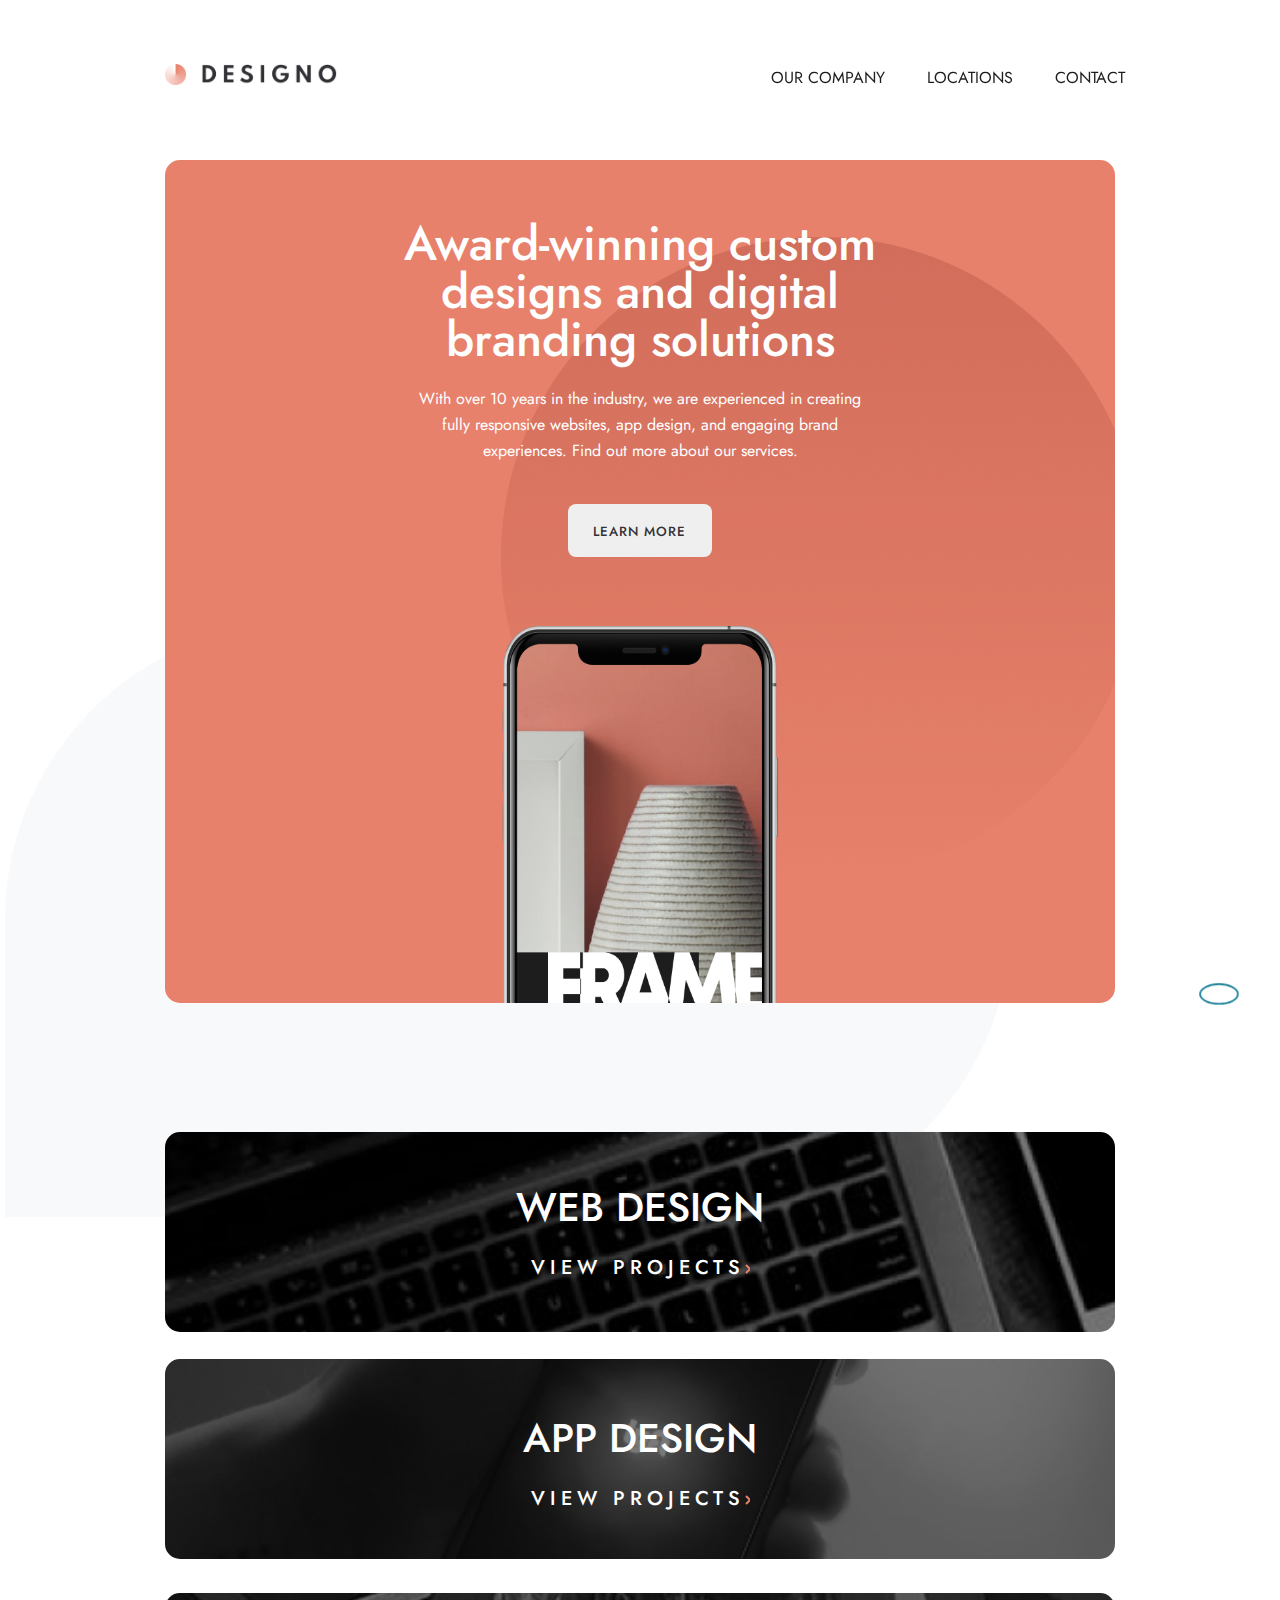
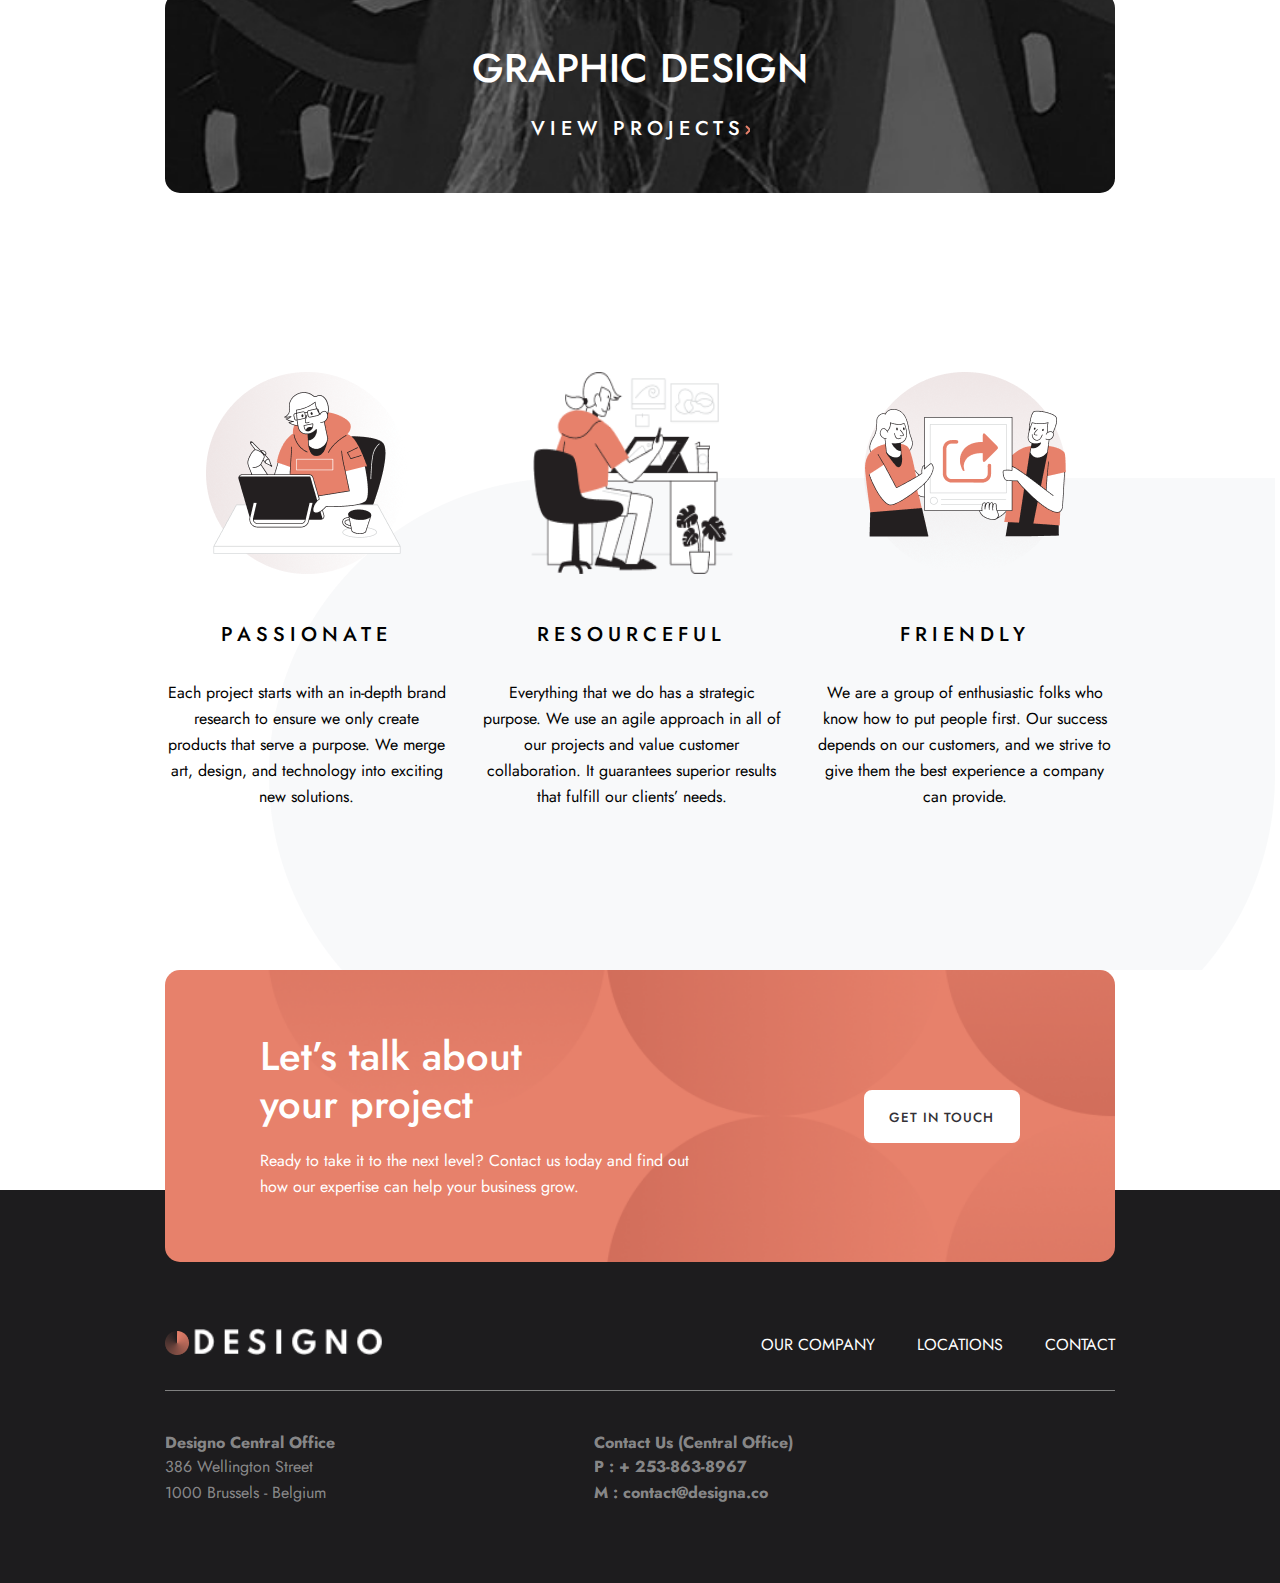
<file: index.html>
<!DOCTYPE html>
<html lang="en">
    <head>
        <meta charset="UTF-8" />
        <meta http-equiv="X-UA-Compatible" content="IE=edge" />
        <meta name="viewport" content="width=device-width, initial-scale=1.0" />
        <meta name="description" content="With over 10 years in the industry, we are experienced in creating fully responsive websites, app design, and engaging brand experiences.">
        <title>Designo Home</title>
        <link rel="icon" href="./img/home/Oval(1).png" />
        <link rel="stylesheet" href="./src/index.min.css" />
        <link
            rel="stylesheet"
            href="https://cdnjs.cloudflare.com/ajax/libs/font-awesome/6.1.1/css/all.min.css"
            integrity="sha512-KfkfwYDsLkIlwQp6LFnl8zNdLGxu9YAA1QvwINks4PhcElQSvqcyVLLD9aMhXd13uQjoXtEKNosOWaZqXgel0g=="
            crossorigin="anonymous"
            referrerpolicy="no-referrer"
        />
    </head>
    <body>
        <header id="top">
            <section class="navigation">
                <div>
                    <a href="./index.html"
                        ><img
                            src="./img/home/logo.png"
                            alt="logo-designo"
                            height="21px"
                    /></a>
                </div>
                <div class="hamburger">
                    <span></span>
                    <span></span>
                    <span></span>
                </div>
                <nav class="desktop-nav" aria-label="Navigation Bar">
                    <ul>
                        <li><a href="./page/about.html">our company</a></li>
                        <li><a href="./page/locations.html">locations</a></li>
                        <li><a href="./page/contact.html">contact</a></li>
                    </ul>
                </nav>
                <nav class="mobile-nav" aria-label="Navigation Bar">
                    <ul>
                        <li><a href="./page/about.html">our company</a></li>
                        <li><a href="./page/locations.html">locations</a></li>
                        <li><a href="./page/contact.html">contact</a></li>
                    </ul>
                </nav>
            </section>
            <section class="mobile"></section>
        </header>

        <main class="main-home">
            <section class="main-home-header">
                <div class="text">
                    <h1>
                        Award-winning custom designs and digital branding
                        solutions
                    </h1>
                    <p>
                        With over 10 years in the industry, we are experienced
                        in creating fully responsive websites, app design, and
                        engaging brand experiences. Find out more about our
                        services.
                    </p>
                    <div class="header__button">
                        <button>
                            <a href="./page/about.html">LEARN MORE</a>
                        </button>
                    </div>
                </div>

                <div class="img-main-home-header">
                    <img
                        class="phone"
                        src="./img/home/black_front copy 4.png"
                        alt="image-header-phone"
                    />
                    <img
                        class="circle"
                        src="./img/home/OvalBG.png"
                        alt="image-header-circle"
                    />
                </div>
            </section>

            <section class="navigation-link">
                <article class="link-web-design">
                    <div class="img-link">
                        <img
                            src="./img/home/webdesign.png"
                            alt="image-web-design"
                        />
                    </div>
                    <div class="link">
                        <h2>WEB DESIGN</h2>
                        <a href="./page/web-design.html"
                            ><h3>
                                view projects<img
                                    src="./img/home/arrow-right.svg"
                                    alt="arrow"
                                /></h3
                        ></a>
                    </div>
                </article>

                <div class="link-right">
                    <article class="link-app-design">
                        <div class="img-link">
                            <img
                                src="./img/home/Bitmap-1.jpg"
                                alt="image-app-design"
                            />
                        </div>
                        <div class="link">
                            <h2>APP DESIGN</h2>
                            <a href="./page/app-design.html"
                                ><h3>
                                    view projects<img
                                        src="./img/home/arrow-right.svg"
                                        alt="arrow"
                                    /></h3
                            ></a>
                        </div>
                    </article>

                    <article class="link-graphic-design">
                        <div class="img-link">
                            <img
                                src="./img/home/Bitmap.jpg"
                                alt="image-graphic-design"
                            />
                        </div>
                        <div class="link">
                            <h2>GRAPHIC DESIGN</h2>
                            <a href="./page/about.html"
                                ><h3>
                                    view projects<img
                                        src="./img/home/arrow-right.svg"
                                        alt="arrow"
                                    /></h3
                            ></a>
                        </div>
                    </article>
                </div>
            </section>

            <section class="section__info">
                <ul>
                    <li>
                        <img
                            src="./img/home/passionate.png"
                            alt="image-passionate"
                        />
                        <div class="text">
                            <h3>PASSIONATE</h3>
                            <p>
                                Each project starts with an in-depth brand
                                research to ensure we only create products that
                                serve a purpose. We merge art, design, and
                                technology into exciting new solutions.
                            </p>
                        </div>
                    </li>

                    <li>
                        <img
                            src="./img/home/resourcefull.png"
                            alt="image-resourcefull"
                        />
                        <div class="text">
                            <h3>RESOURCEFUL</h3>
                            <p>
                                Everything that we do has a strategic purpose.
                                We use an agile approach in all of our projects
                                and value customer collaboration. It guarantees
                                superior results that fulfill our clients’
                                needs.
                            </p>
                        </div>
                    </li>

                    <li>
                        <img
                            src="./img/home/friendly.png"
                            alt="image-freindly"
                        />
                        <div class="text">
                            <h3>FRIENDLY</h3>
                            <p>
                                We are a group of enthusiastic folks who know
                                how to put people first. Our success depends on
                                our customers, and we strive to give them the
                                best experience a company can provide.
                            </p>
                        </div>
                    </li>
                </ul>
            </section>
        </main>

        <footer>
            <section class="footer__section-first">
                <div class="text">
                    <h2>
                        Let’s talk about <br />
                        your project
                    </h2>
                    <p>
                        Ready to take it to the next level? Contact us today and
                        find out how our expertise can help your business grow.
                    </p>
                </div>

                <div class="footer__button">
                    <button>
                        <a href="./page/contact.html">get in touch</a>
                    </button>
                </div>
            </section>

            <section class="footer__section-second">
                <section class="footer__section-second__nav">
                    <span id="arrow-to-top"
                        ><a href="#top"><i class="fa-solid fa-arrow-up"></i></a
                    ></span>
                    <div>
                        <img
                            src="./img/home/Oval(1).png"
                            alt="logo-designo"
                            height="24px"
                        />
                        <img
                            src="./img/home/DESIGNO.png"
                            alt="logo-designo"
                            height="27px"
                        />
                    </div>
                    <div><span class="grey-line"></span></div>
                    <nav aria-label="Navigation Bar">
                        <ul>
                            <li><a href="./page/about.html">our company</a></li>
                            <li>
                                <a href="./page/locations.html">locations</a>
                            </li>
                            <li><a href="./page/contact.html">contact</a></li>
                        </ul>
                    </nav>
                </section>

                <section class="footer__section-second__info">
                    <div class="locations">
                        <ul>
                            <li>
                                <h4>Designo Central Office</h4>
                            </li>
                            <li>
                                <p>386 Wellington Street</p>
                            </li>
                            <li>
                                <p>1000 Brussels - Belgium</p>
                            </li>
                        </ul>
                    </div>
                    <div class="contact">
                        <ul>
                            <li>
                                <h4>Contact Us (Central Office)</h4>
                            </li>
                            <li>
                                <p>P : + 253-863-8967</p>
                            </li>
                            <li>
                                <p>M : contact@designa.co</p>
                            </li>
                        </ul>
                    </div>
                    <div class="social">
                        <ul>
                            <li>
                                <a href="https://fr-fr.facebook.com/"
                                    ><i class="fa-brands fa-facebook-square"></i
                                ></a>
                            </li>
                            <li>
                                <a href="https://www.youtube.com/"
                                    ><i class="fa-brands fa-youtube"></i
                                ></a>
                            </li>
                            <li>
                                <a href="https://twitter.com"
                                    ><i class="fa-brands fa-twitter"></i
                                ></a>
                            </li>
                            <li>
                                <a href="https://www.pinterest.fr/"
                                    ><i class="fa-brands fa-pinterest"></i
                                ></a>
                            </li>
                            <li>
                                <a href="https://www.instagram.com"
                                    ><i class="fa-brands fa-instagram"></i
                                ></a>
                            </li>
                        </ul>
                    </div>
                </section>
            </section>
        </footer>
        <script src="./index.js"></script>
    </body>
</html>
</file>
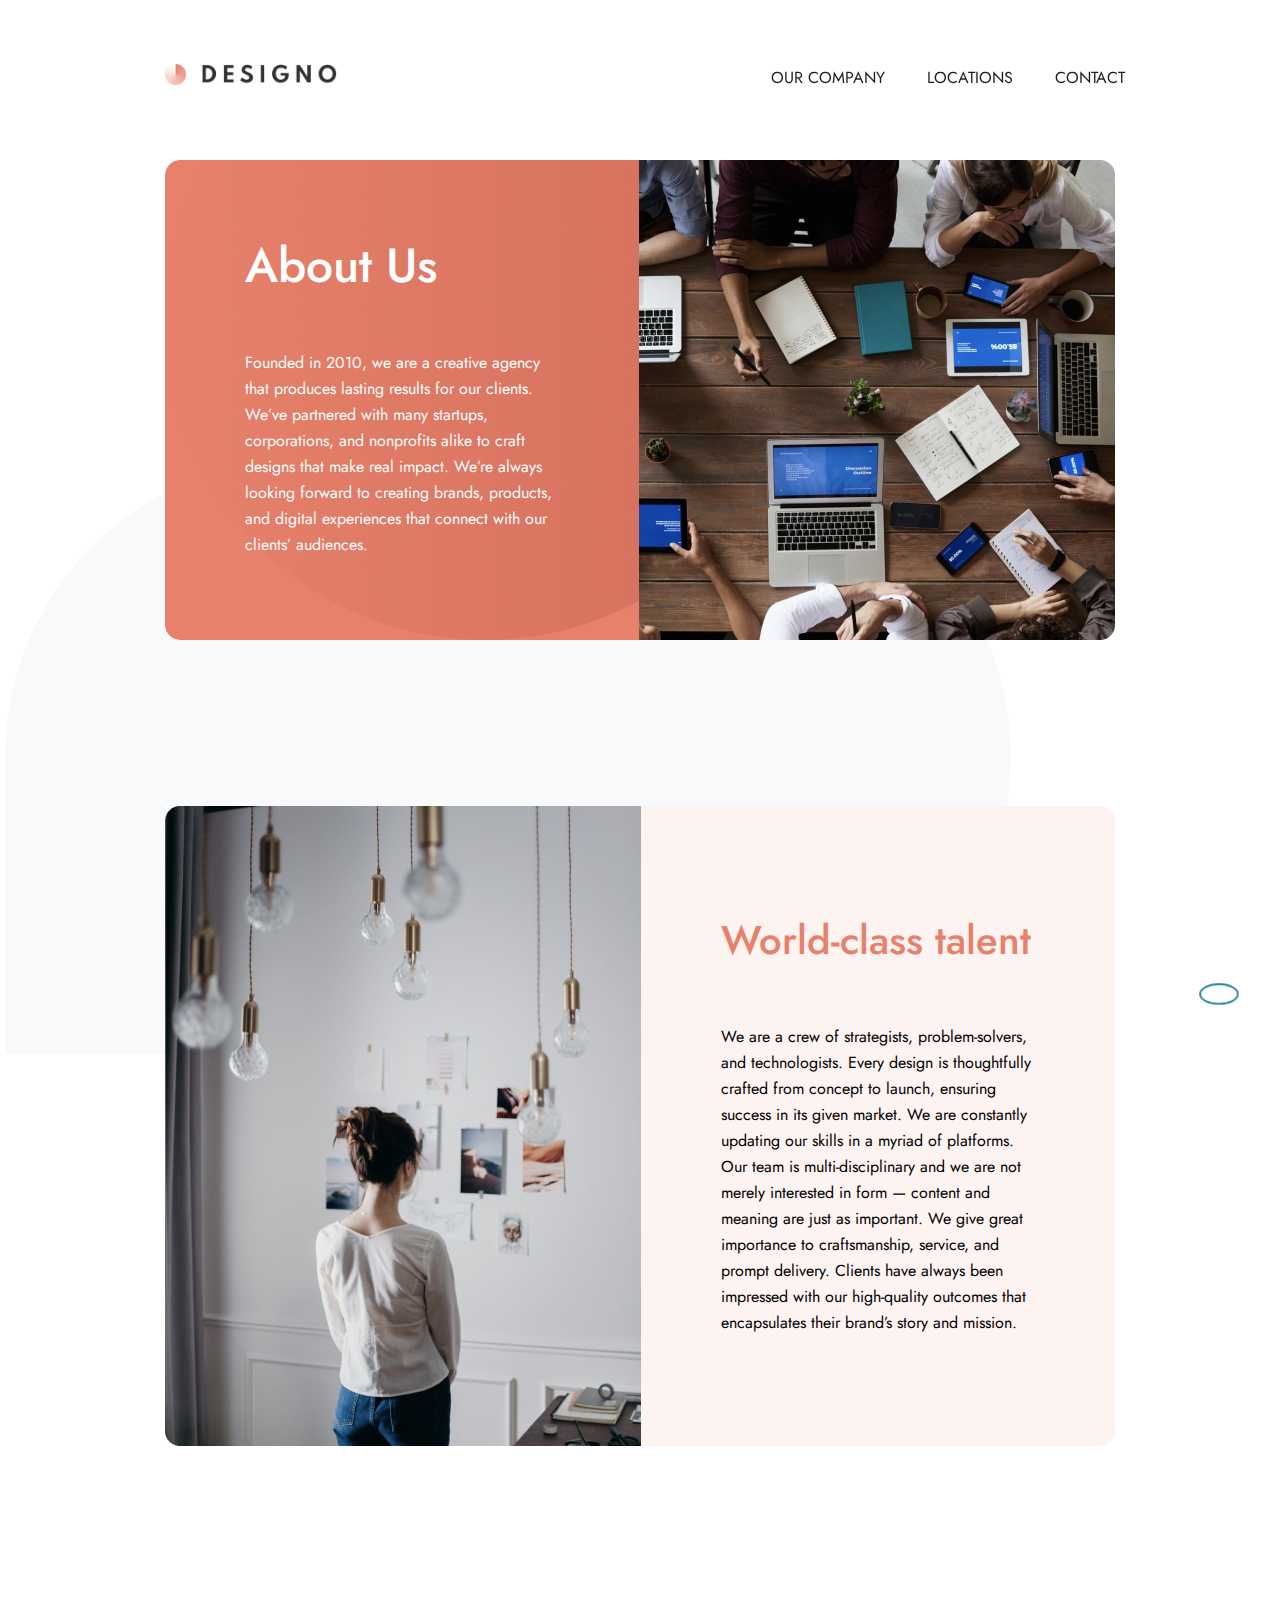
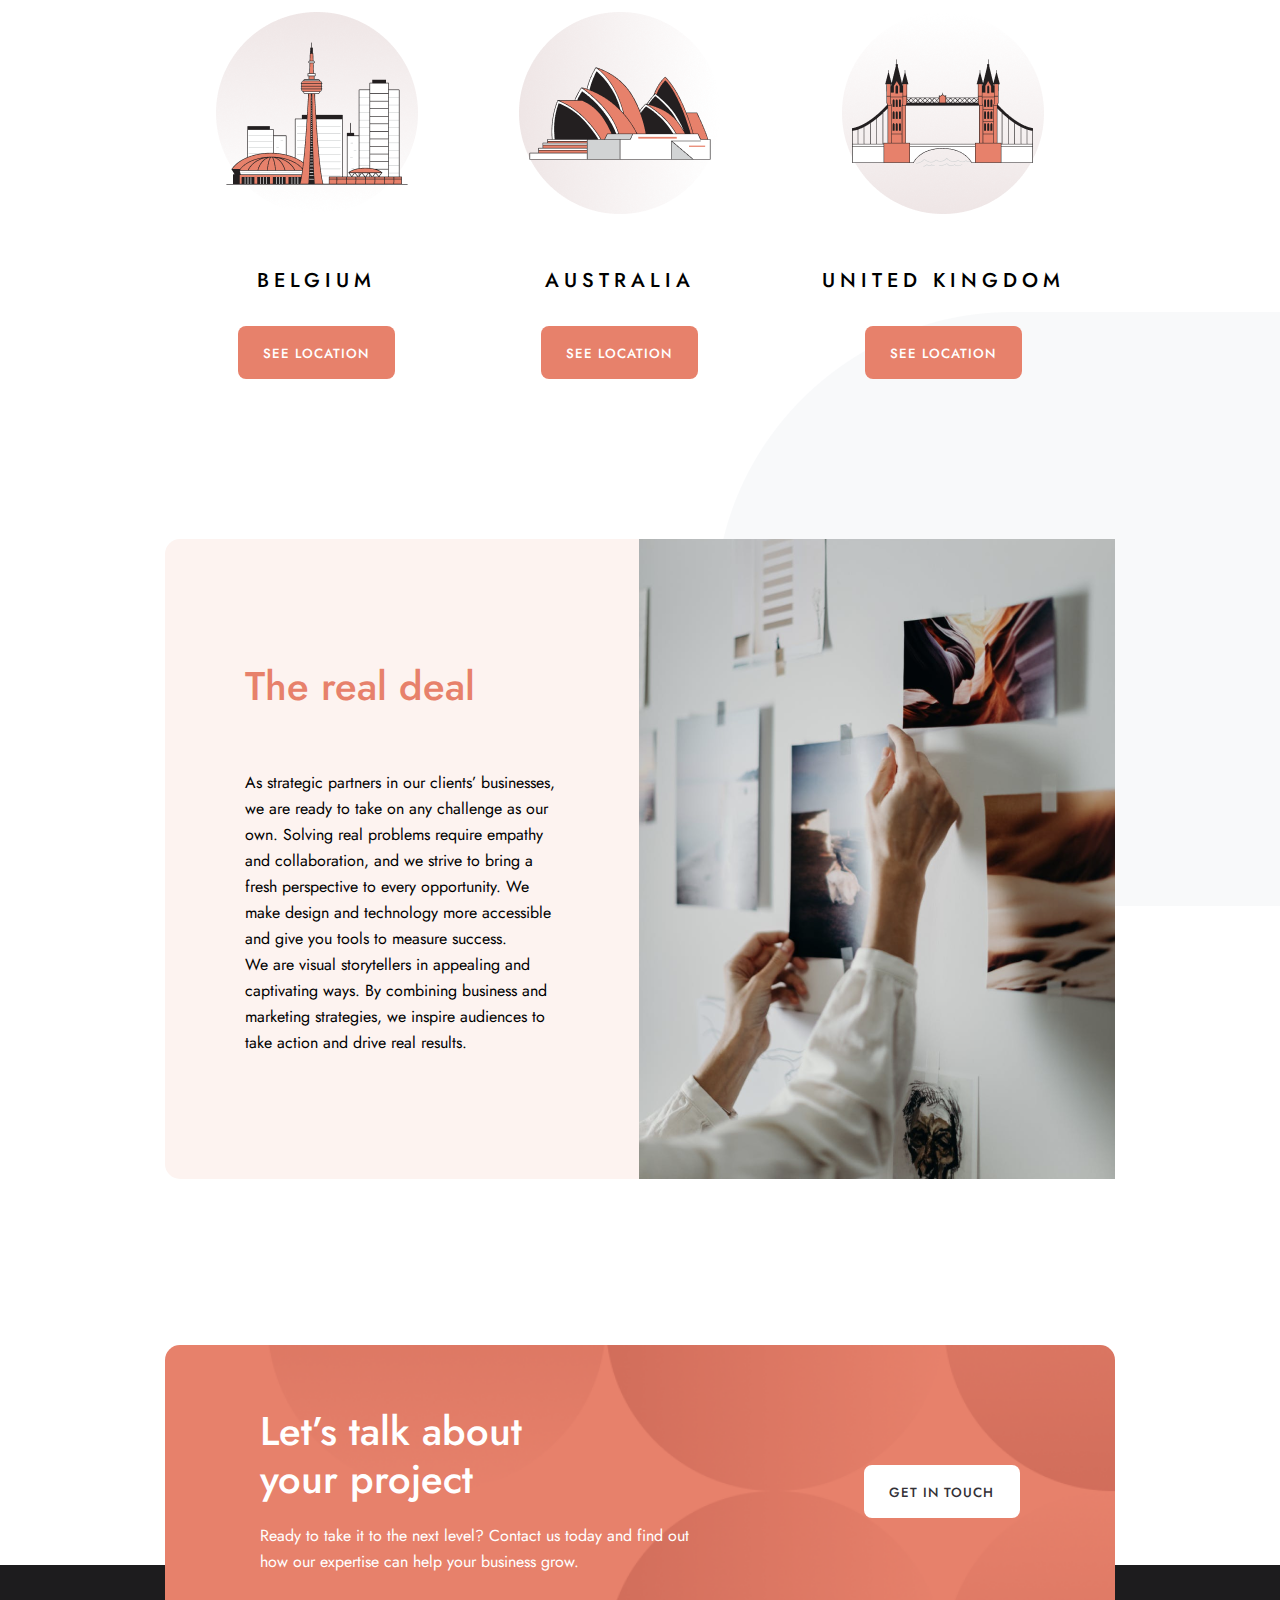
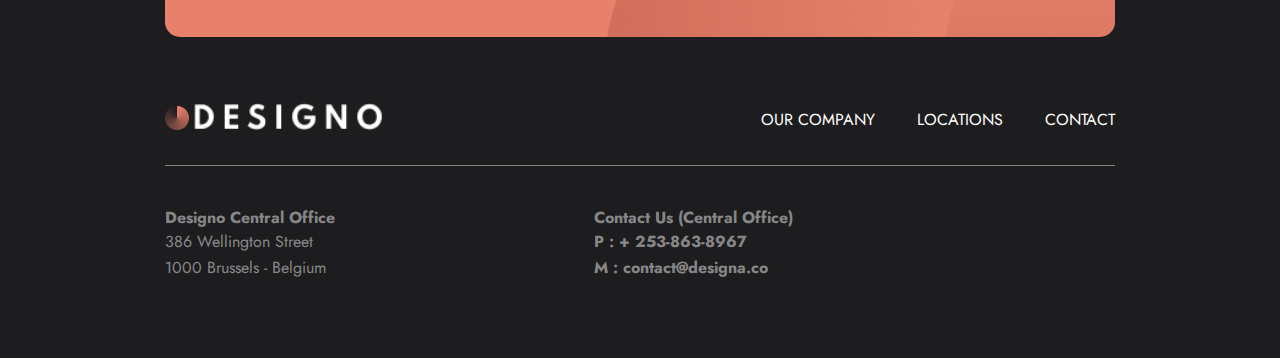
<file: page/about.html>
<!DOCTYPE html>
<html lang="en">
    <head>
        <meta charset="UTF-8" />
        <meta http-equiv="X-UA-Compatible" content="IE=edge" />
        <meta name="viewport" content="width=device-width, initial-scale=1.0" />
        <meta name="description" content="With over 10 years in the industry, we are experienced in creating fully responsive websites, app design, and engaging brand experiences.">
        <title>Designo About</title>
        <link rel="icon" href="../img/home/Oval(1).png" />
        <link rel="stylesheet" href="../src/index.min.css" />
        <link
            rel="stylesheet"
            href="https://cdnjs.cloudflare.com/ajax/libs/font-awesome/6.1.1/css/all.min.css"
            integrity="sha512-KfkfwYDsLkIlwQp6LFnl8zNdLGxu9YAA1QvwINks4PhcElQSvqcyVLLD9aMhXd13uQjoXtEKNosOWaZqXgel0g=="
            crossorigin="anonymous"
            referrerpolicy="no-referrer"
        />
    </head>
    <body>
        <header id="top">
            <section class="navigation">
                <div>
                    <a href="../index.html"
                        ><img
                            src="../img/home/logo.png"
                            alt="logo-designo"
                            height="21px"
                    /></a>
                </div>
                <div class="hamburger">
                    <span></span>
                    <span></span>
                    <span></span>
                </div>
                <nav class="desktop-nav" aria-label="Navigation Bar">
                    <ul>
                        <li><a href="../page/about.html">our company</a></li>
                        <li><a href="../page/locations.html">locations</a></li>
                        <li><a href="../page/contact.html">contact</a></li>
                    </ul>
                </nav>
                <nav class="mobile-nav" aria-label="Navigation Bar">
                    <ul>
                        <li><a href="./about.html">our company</a></li>
                        <li><a href="./locations.html">locations</a></li>
                        <li><a href="./contact.html">contact</a></li>
                    </ul>
                </nav>
            </section>
        </header>

        <main class="main-about">
            <section class="block main-about__header">
                <div class="text">
                    <h1>About Us</h1>
                    <div class="div-text">
                        <p>
                            Founded in 2010, we are a creative agency that
                            produces lasting results for our clients. We’ve
                            partnered with many startups, corporations, and
                            nonprofits alike to craft designs that make real
                            impact. We’re always looking forward to creating
                            brands, products, and digital experiences that
                            connect with our clients’ audiences.
                        </p>
                    </div>
                </div>
                <div class="image image-header-main">
                    <img src="../img/about/Group 3.jpg" alt="group-picture" />
                </div>
            </section>
            <section class="block second-block">
                <div class="image image-second-block">
                    <img src="../img/about/Group 3 Copy.jpg" alt="women-art" />
                </div>
                <div class="text text-second-block">
                    <h2>World-class talent</h2>
                    <div class="div-text">
                        <p>
                            We are a crew of strategists, problem-solvers, and
                            technologists. Every design is thoughtfully crafted
                            from concept to launch, ensuring success in its
                            given market. We are constantly updating our skills
                            in a myriad of platforms.
                        </p>

                        <p>
                            Our team is multi-disciplinary and we are not merely
                            interested in form — content and meaning are just as
                            important. We give great importance to
                            craftsmanship, service, and prompt delivery. Clients
                            have always been impressed with our high-quality
                            outcomes that encapsulates their brand’s story and
                            mission.
                        </p>
                    </div>
                </div>
            </section>
            <section class="location">
                <div class="belgium">
                    <img src="../img/about/Group 10.png" alt="belgium-city" />
                    <h3>BELGIUM</h3>
                    <button>
                        <a href="./locations.html#belgium">SEE LOCATION</a>
                    </button>
                </div>
                <div class="australia">
                    <img src="../img/about/Group 15.png" alt="australia-city" />
                    <h3>AUSTRALIA</h3>
                    <button>
                        <a href="./locations.html#australia">SEE LOCATION</a>
                    </button>
                </div>
                <div class="canada">
                    <img src="../img/about/Group 17.png" alt="uk-city" />
                    <h3>UNITED KINGDOM</h3>
                    <button>
                        <a href="./locations.html#uk">SEE LOCATION</a>
                    </button>
                </div>
            </section>
            <section class="block last-block">
                <div class="text text-last-block">
                    <h2>The real deal</h2>
                    <div class="div-text">
                        <p>
                            As strategic partners in our clients’ businesses, we
                            are ready to take on any challenge as our own.
                            Solving real problems require empathy and
                            collaboration, and we strive to bring a fresh
                            perspective to every opportunity. We make design and
                            technology more accessible and give you tools to
                            measure success.
                        </p>

                        <p>
                            We are visual storytellers in appealing and
                            captivating ways. By combining business and
                            marketing strategies, we inspire audiences to take
                            action and drive real results.
                        </p>
                    </div>
                </div>
                <div class="image image-last-block">
                    <img src="../img/about/Bitmap.png" alt="project" />
                </div>
            </section>
        </main>

        <footer>
            <section class="footer__section-first">
                <div class="text">
                    <h2>
                        Let’s talk about <br />
                        your project
                    </h2>
                    <p>
                        Ready to take it to the next level? Contact us today and
                        find out how our expertise can help your business grow.
                    </p>
                </div>

                <div class="footer__button">
                    <button>
                        <a href="../page/contact.html">get in touch</a>
                    </button>
                </div>
            </section>

            <section class="footer__section-second">
                <section class="footer__section-second__nav">
                    <span id="arrow-to-top"
                        ><a href="#top"><i class="fa-solid fa-arrow-up"></i></a
                    ></span>
                    <div>
                        <img
                            src="../img/home/Oval(1).png"
                            alt="logo-designo"
                            height="24px"
                        />
                        <img
                            src="../img/home/DESIGNO.png"
                            alt="logo-designo"
                            height="27px"
                        />
                    </div>
                    <div><span class="grey-line"></span></div>
                    <nav aria-label="Navigation Bar">
                        <ul>
                            <li>
                                <a href="../page/about.html">our company</a>
                            </li>
                            <li>
                                <a href="../page/locations.html">locations</a>
                            </li>
                            <li><a href="../page/contact.html">contact</a></li>
                        </ul>
                    </nav>
                </section>

                <section class="footer__section-second__info">
                    <div class="locations">
                        <ul>
                            <li>
                                <h4>Designo Central Office</h4>
                            </li>
                            <li>
                                <p>386 Wellington Street</p>
                            </li>
                            <li>
                                <p>1000 Brussels - Belgium</p>
                            </li>
                        </ul>
                    </div>
                    <div class="contact">
                        <ul>
                            <li>
                                <h4>Contact Us (Central Office)</h4>
                            </li>
                            <li>
                                <p>P : + 253-863-8967</p>
                            </li>
                            <li>
                                <p>M : contact@designa.co</p>
                            </li>
                        </ul>
                    </div>
                    <div class="social">
                        <ul>
                            <li>
                                <a href="https://fr-fr.facebook.com/"
                                    ><i class="fa-brands fa-facebook-square"></i
                                ></a>
                            </li>
                            <li>
                                <a href="https://www.youtube.com/"
                                    ><i class="fa-brands fa-youtube"></i
                                ></a>
                            </li>
                            <li>
                                <a href="https://twitter.com"
                                    ><i class="fa-brands fa-twitter"></i
                                ></a>
                            </li>
                            <li>
                                <a href="https://www.pinterest.fr/"
                                    ><i class="fa-brands fa-pinterest"></i
                                ></a>
                            </li>
                            <li>
                                <a href="https://www.instagram.com"
                                    ><i class="fa-brands fa-instagram"></i
                                ></a>
                            </li>
                        </ul>
                    </div>
                </section>
            </section>
        </footer>
        <script src="../index.js"></script>
    </body>
</html>
</file>
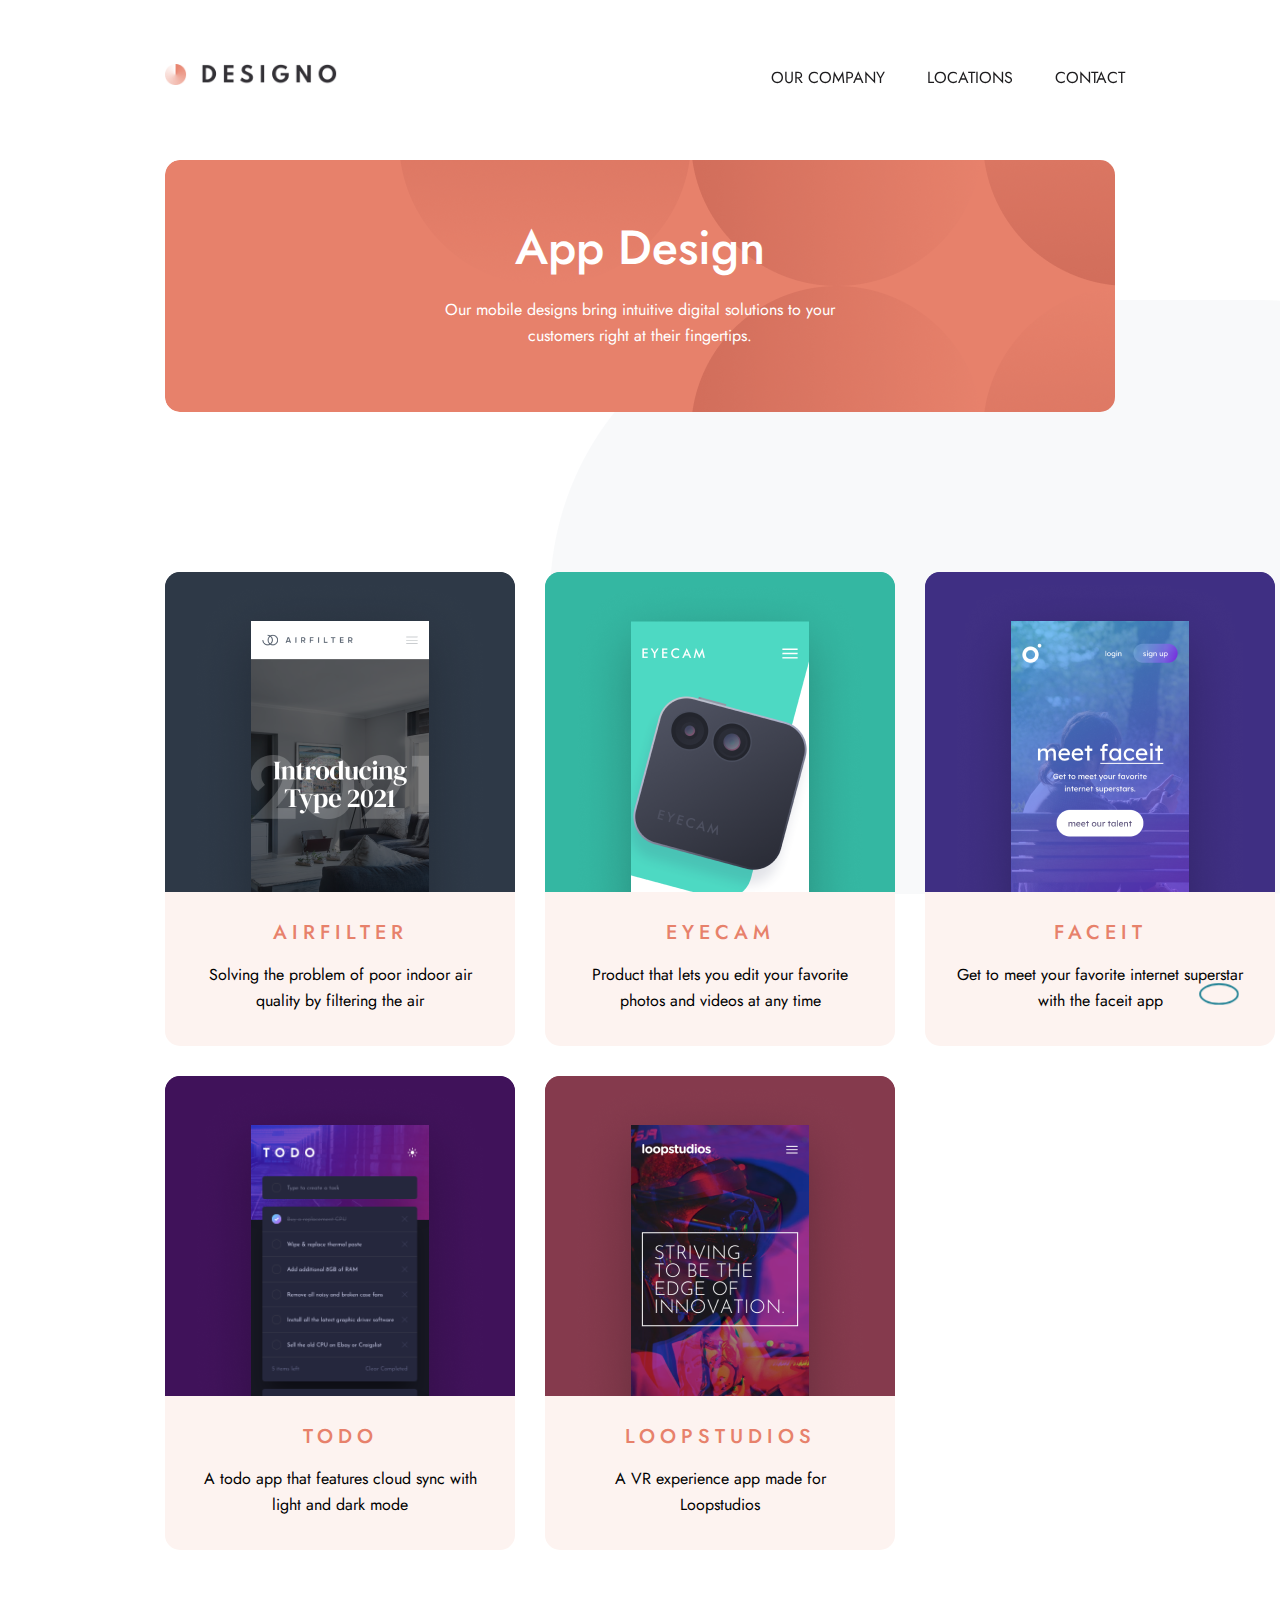
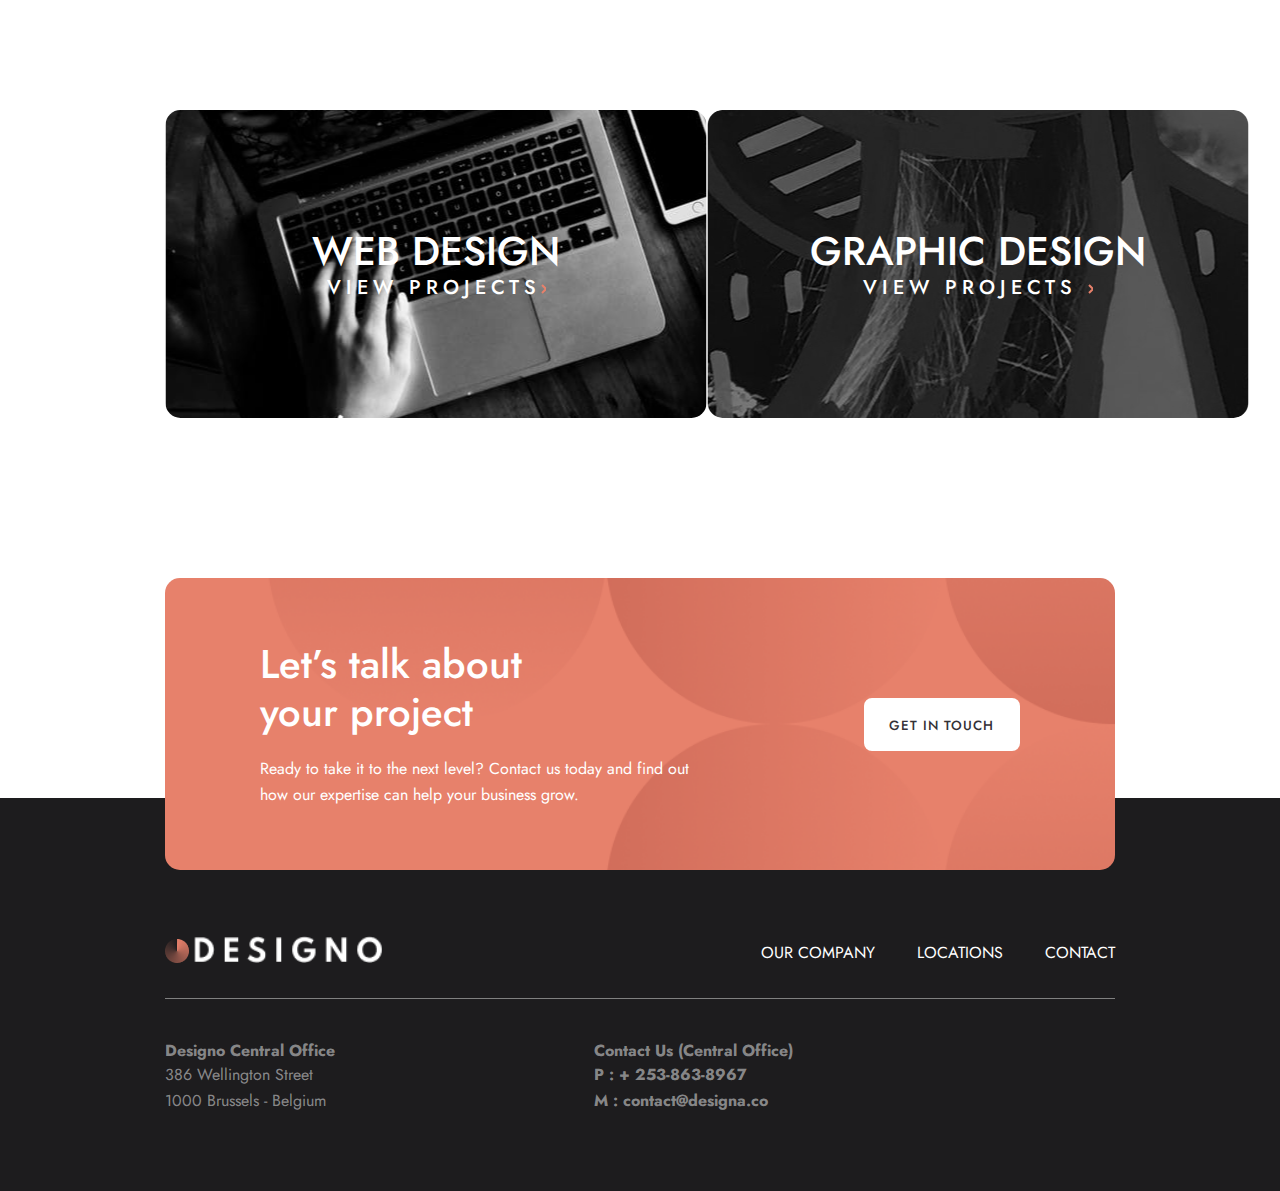
<file: page/app-design.html>
<!DOCTYPE html>
<html lang="en">
    <head>
        <meta charset="UTF-8" />
        <meta http-equiv="X-UA-Compatible" content="IE=edge" />
        <meta name="viewport" content="width=device-width, initial-scale=1.0" />
        <meta name="description" content="With over 10 years in the industry, we are experienced in creating fully responsive websites, app design, and engaging brand experiences.">
        <title>Designo App-design</title>
        <link rel="icon" href="../img/home/Oval(1).png" />
        <link rel="stylesheet" href="../src/index.min.css">
        <link rel="stylesheet" href="https://cdnjs.cloudflare.com/ajax/libs/font-awesome/6.1.1/css/all.min.css" integrity="sha512-KfkfwYDsLkIlwQp6LFnl8zNdLGxu9YAA1QvwINks4PhcElQSvqcyVLLD9aMhXd13uQjoXtEKNosOWaZqXgel0g==" crossorigin="anonymous" referrerpolicy="no-referrer" />
    </head>
    <body>

        <header id="top">
            <section   class="navigation">
                <div>
                    <a href="../index.html"><img src="../img/home/logo.png" alt="logo-designo" height="21px"></a>
                </div>
                <div class="hamburger">
                    <span></span>
                    <span></span>
                    <span></span>
                </div>
                <nav class="desktop-nav" aria-label="Navigation Bar">
                    <ul>
                        <li><a href="../page/about.html">our company</a></li>
                        <li><a href="../page/locations.html">locations</a></li>
                        <li><a href="../page/contact.html">contact</a></li>
                    </ul>
                </nav>
                    <nav class="mobile-nav" aria-label="Navigation Bar">
                        <ul>
                            <li><a href="./about.html">our company</a></li>
                            <li><a href="./locations.html">locations</a></li>
                            <li><a href="./contact.html">contact</a></li>
                        </ul>
                    </nav>
                </section>
        </header>

        <main class="main-web-app-design">
            <section class="main-web-design__header">
                <h1>App Design</h1>
                <p>Our mobile designs bring intuitive digital solutions
                    to your customers right at their fingertips.</p>
            </section>
            <section class="main-web-design__cards">
                <div class="cards">
                    <div class="cards__image">
                        <img src="../img/app-design/Express - Desktop.png" alt="">
                    </div>
                    <div class="cards__text">
                        <h3>Airfilter</h3>
                        <p>Solving the problem of poor indoor air quality by filtering the air</p>
                    </div>
                </div>
                <div class="cards">
                    <div class="cards__image">
                        <img src="../img/app-design/Express - Desktop(1).png" alt="">
                    </div>
                    <div class="cards__text">
                        <h3>Eyecam</h3>
                        <p>Product that lets you edit your favorite photos and videos at any time</p>
                    </div>
                </div>
                <div class="cards">
                    <div class="cards__image">
                        <img src="../img/app-design/Express - Desktop(4).png" alt="cards-image">
                    </div>
                    <div class="cards__text">
                        <h3>Faceit</h3>
                        <p>Get to meet your favorite internet superstar with the faceit app</p>
                    </div>
                </div>
                <div class="cards">
                    <div class="cards__image">
                        <img src="../img/app-design/Express - Desktop(2).png" alt="cards-image">
                    </div>
                    <div class="cards__text">
                        <h3>Todo</h3>
                        <p>A todo app that features cloud sync with light and dark mode</p>
                    </div>
                </div>
                <div class="cards">
                    <div class="cards__image">
                    <img src="../img/app-design/Express - Desktop(3).png" alt="cards-image">
                </div>
                <div class="cards__text">
                    <h3>Loopstudios</h3>
                    <p>A VR experience app made for Loopstudios</p>
                </div>
            </div>
            </section>
            <section class="navigation-link">
                <article class="link-app-design">
                <div class="img-link">
                    <img src="../img/app-design/web-design.png" alt="image-computer">
                </div>
                <div class="link">
                    <h2>WEB DESIGN</h2>
                    <a href="./web-design.html"><h3>view projects<img src="../img/home/arrow-right.svg" alt="arrow"></h3></a>
                </div>
                </article>
                <article class="link-graphic-design">
                    <div class="img-link">
                        <img src="../img/app-design/Bitmap.jpg" alt="image-graphic">
                    </div>
                <div class="link">
                    <h2>GRAPHIC DESIGN</h2>
                    <a href="./about.html"><h3>view projects <img src="../img/home/arrow-right.svg" alt="arrow"></h3></a>
                </div>
                </article>
            </section>
        </main>

        <footer>

            <section class="footer__section-first">

                <div class="text">
                    <h2>Let’s talk about <br> your project</h2>
                    <p>Ready to take it to the next level? Contact us today and find out how our expertise can help your business grow.
                    </p>
                </div>

                <div class="footer__button">
                    <button>
                        <a href="../page/contact.html">get in touch</a>
                    </button>
                </div>

            </section>

            <section class="footer__section-second">
                <section class="footer__section-second__nav">
                    <span id="arrow-to-top"
                        ><a href="#top"><i class="fa-solid fa-arrow-up"></i></a
                            ></span>
                    <div>
                        <img src="../img/home/Oval(1).png" alt="logo-designo" height="24px">
                        <img src="../img/home/DESIGNO.png" alt="logo-designo" height="27px">
                    </div>
                    <div><span class="grey-line"></span></div>
                    <nav aria-label="Navigation Bar">
                        <ul>
                            <li><a href="../page/about.html">our company</a></li>
                            <li><a href="../page/locations.html">locations</a></li>
                            <li><a href="../page/contact.html">contact</a></li>
                        </ul>
                    </nav>
                </section>

                <section class="footer__section-second__info">
                    <div class="locations">
                        <ul>
                            <li>
                                <h4>Designo Central Office</h4>
                            </li>
                            <li>
                                <p>386 Wellington Street</p>
                            </li>
                            <li>
                                <p>1000 Brussels - Belgium</p>
                            </li>
                        </ul>
                    </div>
                    <div class="contact">
                        <ul>
                            <li>
                                <h4>Contact Us (Central Office)</h4>
                            </li>
                            <li>
                                <p>P : + 253-863-8967</p>
                            </li>
                            <li>
                                <p>M : contact@designa.co</p>
                            </li>
                        </ul>
                    </div>
                    <div class="social">
                        <ul>
                            <li>
                                <a href="https://fr-fr.facebook.com/"><i class="fa-brands fa-facebook-square"></i></a>
                            </li>
                            <li>
                                <a href="https://www.youtube.com/"><i class="fa-brands fa-youtube"></i></a>
                            </li>
                            <li>
                                <a href="https://twitter.com"><i class="fa-brands fa-twitter"></i></a>
                            </li>
                            <li>
                                <a href="https://www.pinterest.fr/"><i class="fa-brands fa-pinterest"></i></a>
                            </li>
                            <li>
                                <a href="https://www.instagram.com"><i class="fa-brands fa-instagram"></i></a>
                            </li>
                        </ul>
                    </div>
                </section>

            </section>

        </footer>
        <script src="../index.js"></script>
    </body>
</html>
</file>
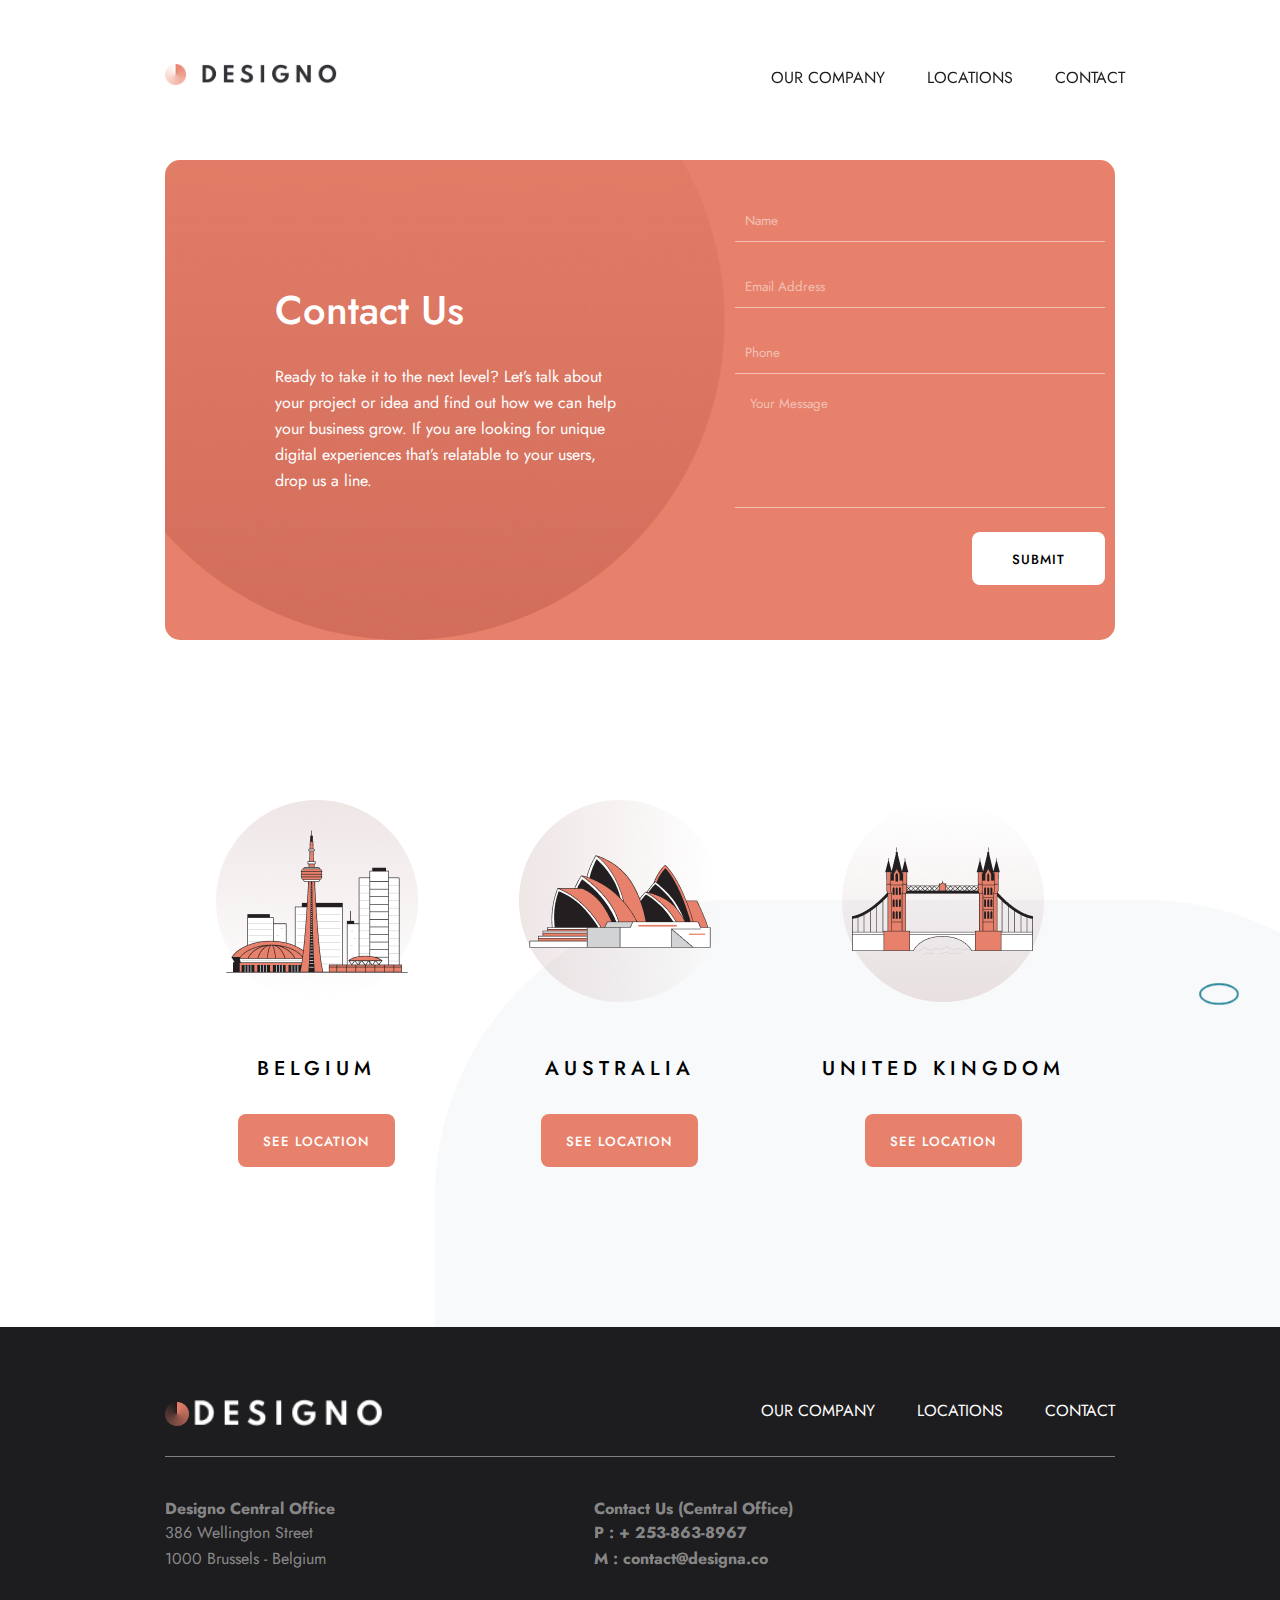
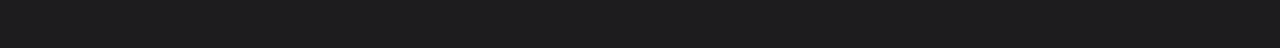
<file: page/contact.html>
<!DOCTYPE html>
<html lang="en">
    <head>
        <meta charset="UTF-8" />
        <meta http-equiv="X-UA-Compatible" content="IE=edge" />
        <meta name="viewport" content="width=device-width, initial-scale=1.0" />
        <meta
            name="description"
            content="With over 10 years in the industry, we are experienced in creating fully responsive websites, app design, and engaging brand experiences."
        />
        <title>Designo Contact</title>
        <link rel="icon" href="../img/home/Oval(1).png" />
        <link rel="stylesheet" href="../src/index.min.css" />
        <link
            rel="stylesheet"
            href="https://cdnjs.cloudflare.com/ajax/libs/font-awesome/6.1.1/css/all.min.css"
            integrity="sha512-KfkfwYDsLkIlwQp6LFnl8zNdLGxu9YAA1QvwINks4PhcElQSvqcyVLLD9aMhXd13uQjoXtEKNosOWaZqXgel0g=="
            crossorigin="anonymous"
            referrerpolicy="no-referrer"
        />
    </head>
    <body>
        <header id="top">
            <section class="navigation">
                <div>
                    <a href="../index.html"
                        ><img
                            src="../img/home/logo.png"
                            alt="logo-designo"
                            height="21px"
                    /></a>
                </div>
                <div class="hamburger">
                    <span></span>
                    <span></span>
                    <span></span>
                </div>
                <nav class="desktop-nav" aria-label="Navigation Bar">
                    <ul>
                        <li><a href="../page/about.html">our company</a></li>
                        <li><a href="../page/locations.html">locations</a></li>
                        <li><a href="../page/contact.html">contact</a></li>
                    </ul>
                </nav>
                <nav class="mobile-nav" aria-label="Navigation Bar">
                    <ul>
                        <li><a href="./about.html">our company</a></li>
                        <li><a href="./locations.html">locations</a></li>
                        <li><a href="./contact.html">contact</a></li>
                    </ul>
                </nav>
            </section>
        </header>

        <main class="main-contact">
            <section class="contact">
                <div class="text">
                    <h2>Contact Us</h2>
                    <p>
                        Ready to take it to the next level? Let’s talk about
                        your project or idea and find out how we can help your
                        business grow. If you are looking for unique digital
                        experiences that’s relatable to your users, drop us a
                        line.
                    </p>
                </div>
                <div class="form">
                    <form action="">
                        <input
                            type="text"
                            id="name"
                            autocomplete="off"
                            placeholder="Name"
                        />
                        <span class="pseudo-message"></span>
                        <input
                            type="email"
                            id="email"
                            autocomplete="off"
                            placeholder="Email Address"
                        />
                        <span class="email-error"></span>
                        <span class="warning">
                            <i class="fa-solid fa-circle-exclamation"></i>
                        </span>
                        <input
                            type="text"
                            id="phone"
                            autocomplete="off"
                            placeholder="Phone"
                        />
                        <textarea
                            id="message"
                            placeholder="Your Message"
                        ></textarea>
                        <span class="message-error"></span>
                        <div class="submit-container">
                            <input type="submit" class="btn" value="SUBMIT" />
                        </div>
                    </form>
                </div>
            </section>
            <section class="location">
                <div class="belgium">
                    <img src="../img/about/Group 10.png" alt="belgium-city" />
                    <h3>BELGIUM</h3>
                    <button>
                        <a href="./locations.html#belgium">SEE LOCATION</a>
                    </button>
                </div>
                <div class="australia">
                    <img src="../img/about/Group 15.png" alt="australia-city" />
                    <h3>AUSTRALIA</h3>
                    <button>
                        <a href="./locations.html#australia">SEE LOCATION</a>
                    </button>
                </div>
                <div class="canada">
                    <img src="../img/about/Group 17.png" alt="uk-city" />
                    <h3>UNITED KINGDOM</h3>
                    <button>
                        <a href="./locations.html#uk">SEE LOCATION</a>
                    </button>
                </div>
            </section>
        </main>

        <footer class="footer-contact">
            <section class="footer__section-second">
                <section class="footer__section-second__nav">
                    <span id="arrow-to-top"
                        ><a href="#top"><i class="fa-solid fa-arrow-up"></i></a
                    ></span>
                    <div>
                        <img
                            src="../img/home/Oval(1).png"
                            alt="logo-designo"
                            height="24px"
                        />
                        <img
                            src="../img/home/DESIGNO.png"
                            alt="logo-designo"
                            height="27px"
                        />
                    </div>
                    <div><span class="grey-line"></span></div>
                    <nav aria-label="Navigation Bar">
                        <ul>
                            <li>
                                <a href="../page/about.html">our company</a>
                            </li>
                            <li>
                                <a href="../page/locations.html">locations</a>
                            </li>
                            <li><a href="../page/contact.html">contact</a></li>
                        </ul>
                    </nav>
                </section>

                <section class="footer__section-second__info contact-page">
                    <div class="locations">
                        <ul>
                            <li>
                                <h4>Designo Central Office</h4>
                            </li>
                            <li>
                                <p>386 Wellington Street</p>
                            </li>
                            <li>
                                <p>1000 Brussels - Belgium</p>
                            </li>
                        </ul>
                    </div>
                    <div class="contact">
                        <ul>
                            <li>
                                <h4>Contact Us (Central Office)</h4>
                            </li>
                            <li>
                                <p>P : + 253-863-8967</p>
                            </li>
                            <li>
                                <p>M : contact@designa.co</p>
                            </li>
                        </ul>
                    </div>
                    <div class="social">
                        <ul>
                            <li>
                                <a href="https://fr-fr.facebook.com/"
                                    ><i class="fa-brands fa-facebook-square"></i
                                ></a>
                            </li>
                            <li>
                                <a href="https://www.youtube.com/"
                                    ><i class="fa-brands fa-youtube"></i
                                ></a>
                            </li>
                            <li>
                                <a href="https://twitter.com"
                                    ><i class="fa-brands fa-twitter"></i
                                ></a>
                            </li>
                            <li>
                                <a href="https://www.pinterest.fr/"
                                    ><i class="fa-brands fa-pinterest"></i
                                ></a>
                            </li>
                            <li>
                                <a href="https://www.instagram.com"
                                    ><i class="fa-brands fa-instagram"></i
                                ></a>
                            </li>
                        </ul>
                    </div>
                </section>
            </section>
        </footer>
        <script src="../index.js"></script>
    </body>
</html>
</file>
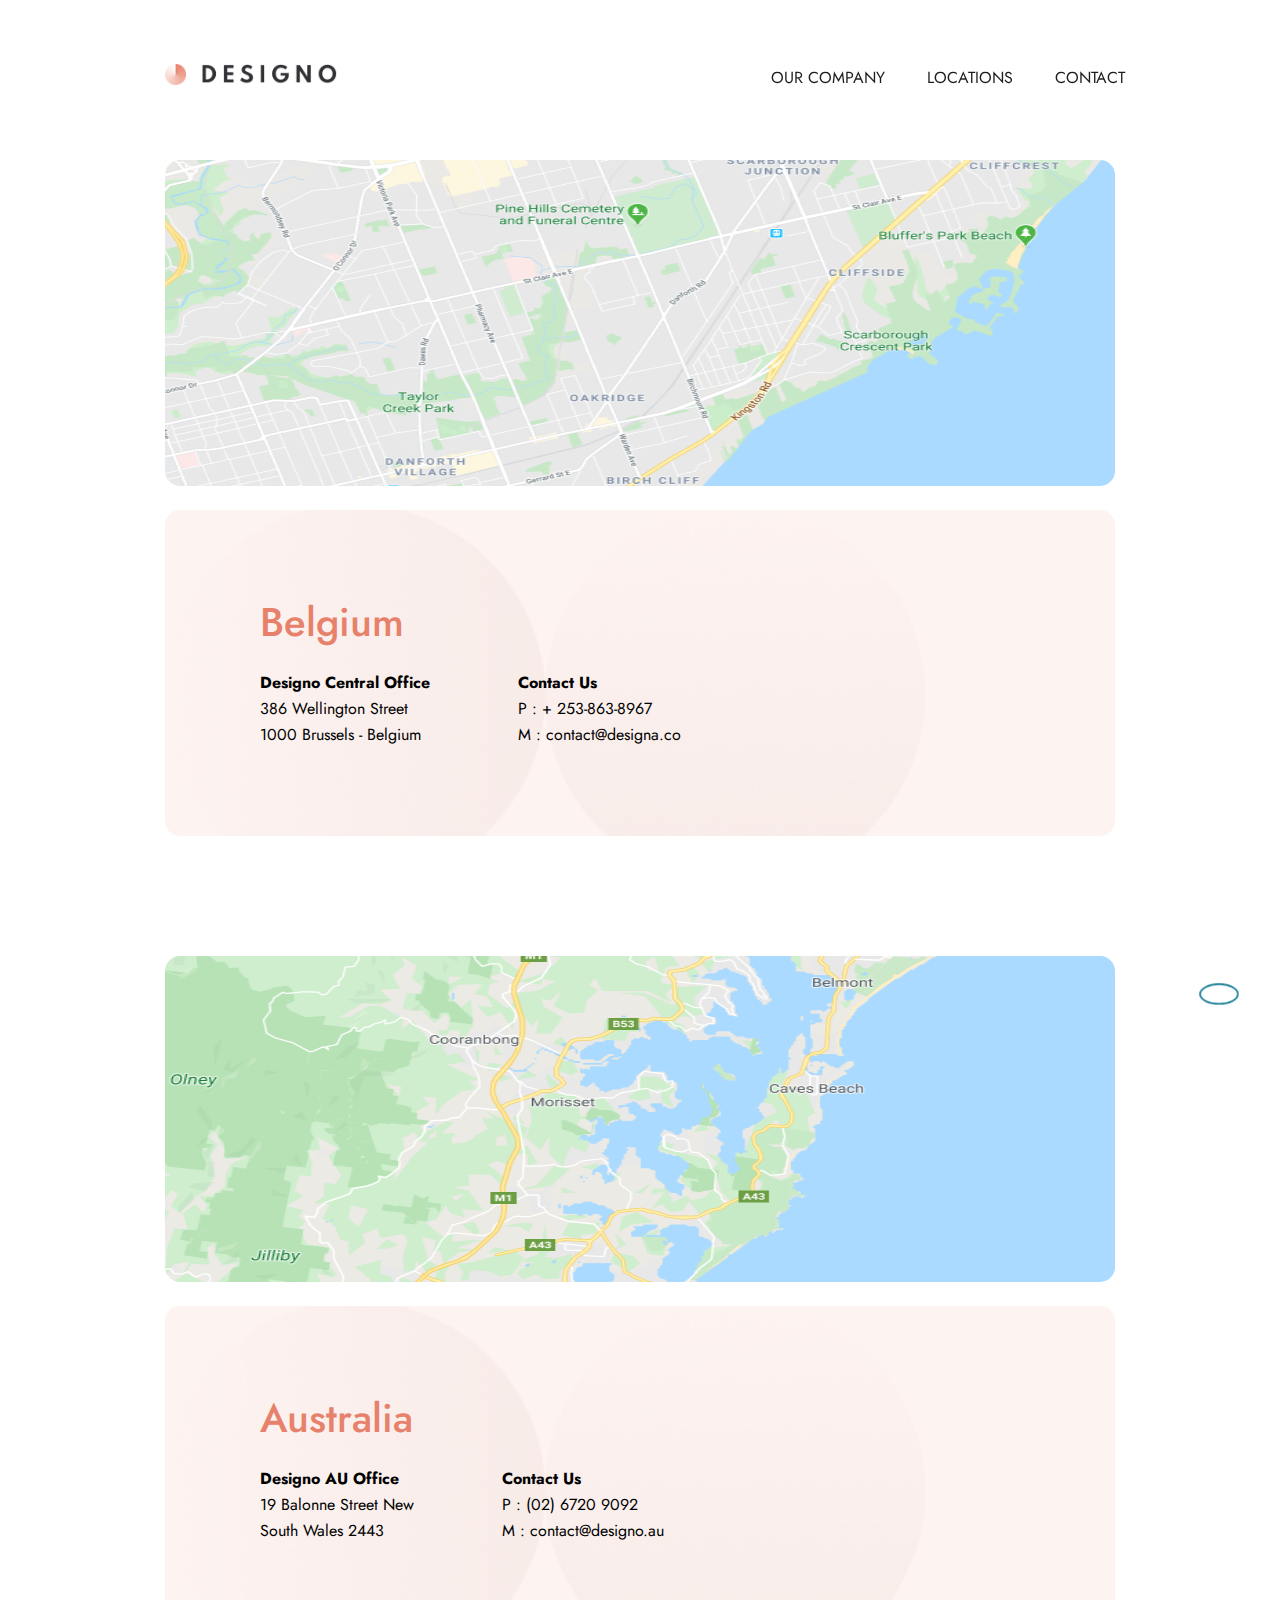
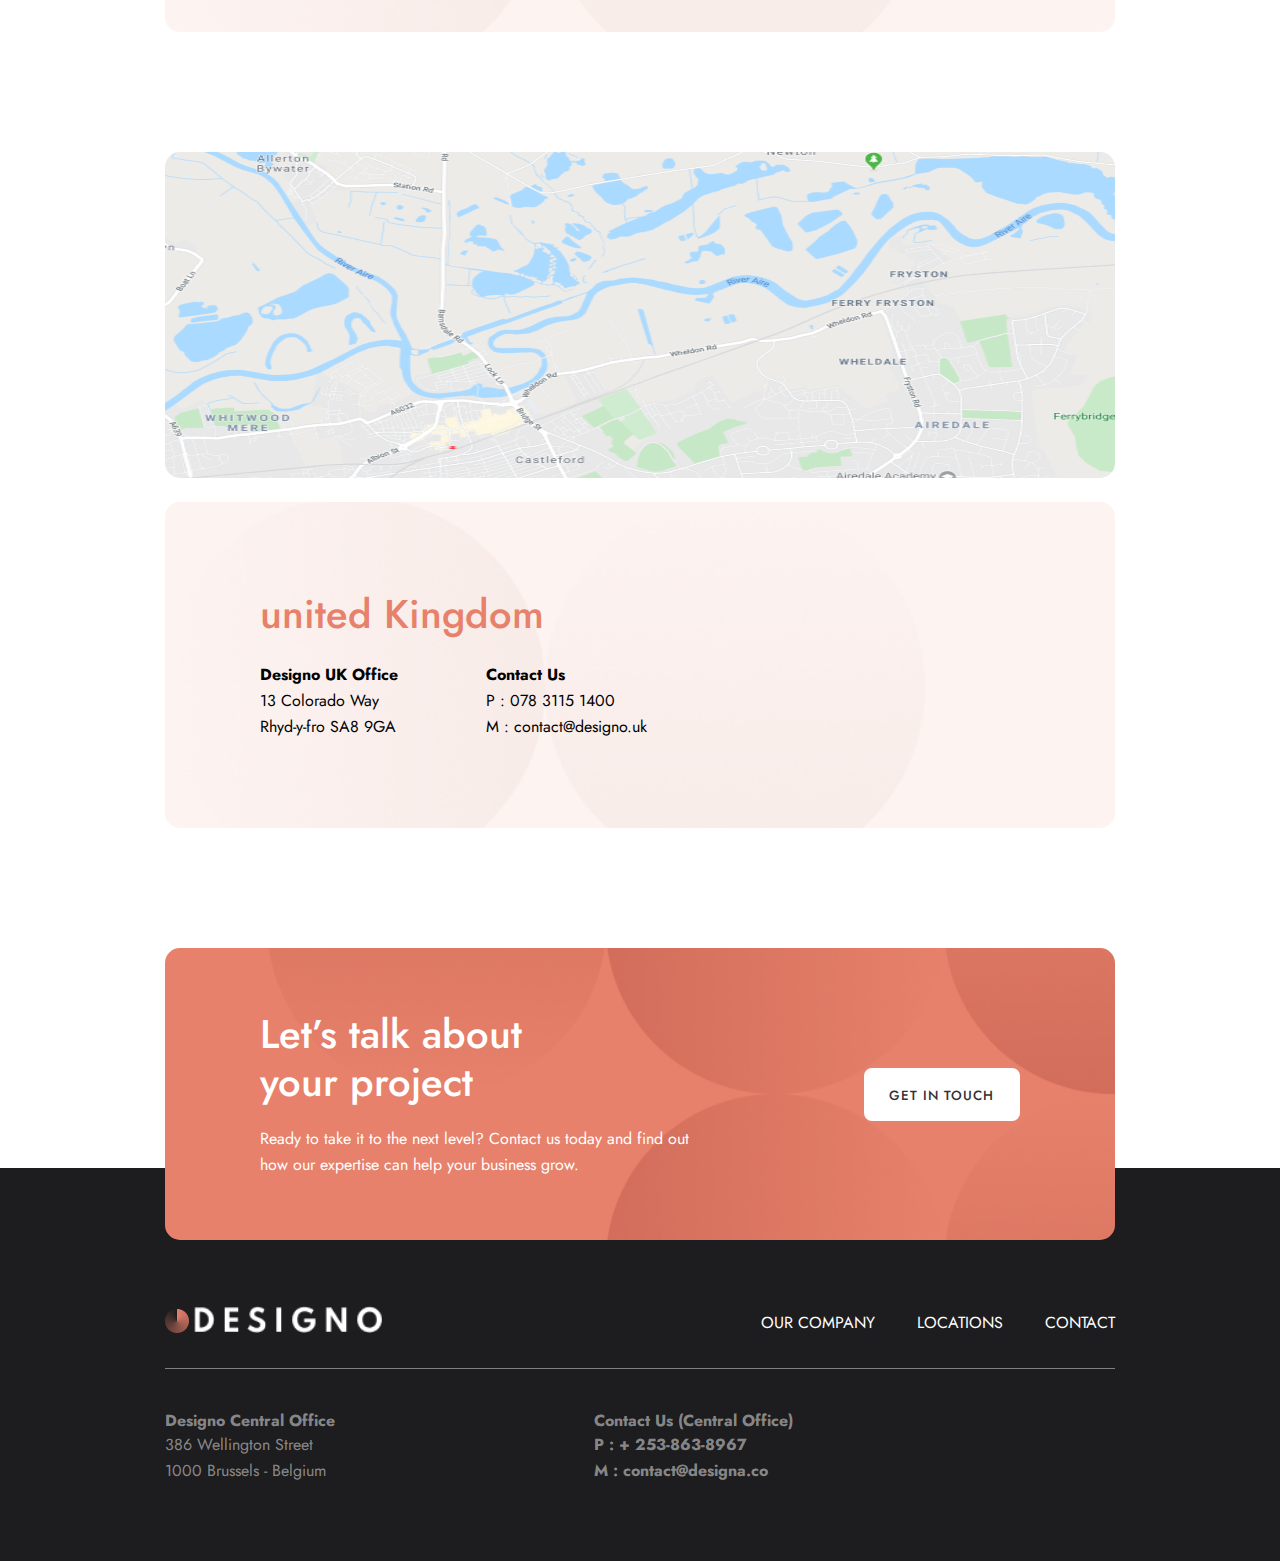
<file: page/locations.html>
<!DOCTYPE html>
<html lang="en">
    <head>
        <meta charset="UTF-8" />
        <meta http-equiv="X-UA-Compatible" content="IE=edge" />
        <meta name="viewport" content="width=device-width, initial-scale=1.0" />
        <meta name="description" content="With over 10 years in the industry, we are experienced in creating fully responsive websites, app design, and engaging brand experiences.">
        <title>Designo Locations</title>
        <link rel="icon" href="../img/home/Oval(1).png" />
        <link rel="stylesheet" href="../src/index.min.css">
        <link rel="stylesheet" href="https://cdnjs.cloudflare.com/ajax/libs/font-awesome/6.1.1/css/all.min.css" integrity="sha512-KfkfwYDsLkIlwQp6LFnl8zNdLGxu9YAA1QvwINks4PhcElQSvqcyVLLD9aMhXd13uQjoXtEKNosOWaZqXgel0g==" crossorigin="anonymous" referrerpolicy="no-referrer" />
    </head>
    <body>

        <header id="top">
            <section class="navigation">
                <div>
                    <a href="../index.html"><img src="../img/home/logo.png" alt="logo-designo" height="21px"></a>
                </div>
                <div class="hamburger">
                    <span></span>
                    <span></span>
                    <span></span>
                </div>
                <nav class="desktop-nav" aria-label="Navigation Bar">
                    <ul>
                        <li><a href="../page/about.html">our company</a></li>
                        <li><a href="../page/locations.html">locations</a></li>
                        <li><a href="../page/contact.html">contact</a></li>
                    </ul>
                </nav>
                    <nav class="mobile-nav" aria-label="Navigation Bar">
                        <ul>
                            <li><a href="./about.html">our company</a></li>
                            <li><a href="./locations.html">locations</a></li>
                            <li><a href="./contact.html">contact</a></li>
                        </ul>
                    </nav>
                </section>
        </header>

        <main class="main-locations">

            <article class="belgium" id="belgium">

                <picture>
                    <source media="(min-width: 1300px)" srcset="../img/location/BESmall.png">
                    <source media="(max-width: 500px)" srcset="../img/location/BESmall.png">
                    <img src="../img/location/Belgium.png" alt="map-belgium">
                </picture>

                <div class="text">

                    <h2>Belgium</h2>

                    <div class="infos">

                        <div class="adress">
                            <ul>
                                <li>
                                    <h4>Designo Central Office</h4>
                                </li>
                                <li>
                                    <p>386 Wellington Street</p>
                                </li>
                                <li>
                                    <p>1000 Brussels - Belgium</p>
                                </li>
                            </ul>
                        </div>
                        
                        <div class="contact">
                            <ul>
                                <li>
                                    <h4>Contact Us</h4>
                                </li>
                                <li>
                                    <p>P : + 253-863-8967</p>
                                </li>
                                <li>
                                    <p>M : contact@designa.co</p>
                                </li>
                            </ul>
                        </div>
                    </div>
                </div>

            </article>

            <article class="australia" id="australia">

                <picture>
                    <source media="(min-width: 1300px)" srcset="../img/location/AuSmall.png">
                    <source media="(max-width: 650px)" srcset="../img/location/AuSmall.png">
                    <img src="../img/location/Australia.png" alt="map-australia">
                </picture>
                
                <div class="text">

                    <h2>Australia</h2>

                    <div class="infos">

                        <div class="adress">
                            <ul>
                                <li>
                                    <h4>Designo AU Office</h4>
                                </li>
                                <li>
                                    <p>19 Balonne Street New</p>
                                </li>
                                <li>
                                    <p>South Wales 2443</p>
                                </li>
                            </ul>
                        </div>
                        
                        <div class="contact">
                            <ul>
                                <li>
                                    <h4>Contact Us</h4>
                                </li>
                                <li>
                                    <p>P : (02) 6720 9092</p>
                                </li>
                                <li>
                                    <p>M : contact@designo.au</p>
                                </li>
                            </ul>
                        </div>
                    </div>
                </div>

            </article>

            <article class="unitedKingdom" id="uk">

                <picture>
                    <source media="(min-width: 1300px)" srcset="../img/location/UKSmall.png">
                    <source media="(max-width: 500px)" srcset="../img/location/UKSmall.png">
                    <img src="../img/location/UK.png" alt="map-uk">
                </picture>

                <div class="text">

                    <h2>united Kingdom</h2>

                    <div class="infos">

                        <div class="adress">
                            <ul>
                                <li>
                                    <h4>Designo UK Office</h4>
                                </li>
                                <li>
                                    <p>13  Colorado Way</p>
                                </li>
                                <li>
                                    <p>Rhyd-y-fro SA8 9GA</p>
                                </li>
                            </ul>
                        </div>
                        
                        <div class="contact">
                            <ul>
                                <li>
                                    <h4>Contact Us</h4>
                                </li>
                                <li>
                                    <p>P : 078 3115 1400</p>
                                </li>
                                <li>
                                    <p>M : contact@designo.uk</p>
                                </li>
                            </ul>
                        </div>
                    </div>
                </div>

            </article>

        </main>

        <footer>

            <section class="footer__section-first">

                <div class="text">
                    <h2>Let’s talk about <br> your project</h2>
                    <p>Ready to take it to the next level? Contact us today and find out how our expertise can help your business grow.
                    </p>
                </div>

                <div class="footer__button">
                    <button>
                        <a href="../page/contact.html">get in touch</a>
                    </button>
                </div>

            </section>

            <section class="footer__section-second">
                <section class="footer__section-second__nav">
                    <span id="arrow-to-top"
                        ><a href="#top"><i class="fa-solid fa-arrow-up"></i></a
                            ></span>
                    <div>
                        <img src="../img/home/Oval(1).png" alt="logo-designo" height="24px">
                        <img src="../img/home/DESIGNO.png" alt="logo-designo" height="27px">
                    </div>
                    <div><span class="grey-line"></span></div>
                    <nav aria-label="Navigation Bar">
                        <ul>
                            <li><a href="../page/about.html">our company</a></li>
                            <li><a href="../page/locations.html">locations</a></li>
                            <li><a href="../page/contact.html">contact</a></li>
                        </ul>
                    </nav>
                </section>

                <section class="footer__section-second__info">
                    <div class="locations">
                        <ul>
                            <li>
                                <h4>Designo Central Office</h4>
                            </li>
                            <li>
                                <p>386 Wellington Street</p>
                            </li>
                            <li>
                                <p>1000 Brussels - Belgium</p>
                            </li>
                        </ul>
                    </div>
                    <div class="contact">
                        <ul>
                            <li>
                                <h4>Contact Us (Central Office)</h4>
                            </li>
                            <li>
                                <p>P : + 253-863-8967</p>
                            </li>
                            <li>
                                <p>M : contact@designa.co</p>
                            </li>
                        </ul>
                    </div>
                    <div class="social">
                        <ul>
                            <li>
                                <a href="https://fr-fr.facebook.com/"><i class="fa-brands fa-facebook-square"></i></a>
                            </li>
                            <li>
                                <a href="https://www.youtube.com/"><i class="fa-brands fa-youtube"></i></a>
                            </li>
                            <li>
                                <a href="https://twitter.com"><i class="fa-brands fa-twitter"></i></a>
                            </li>
                            <li>
                                <a href="https://www.pinterest.fr/"><i class="fa-brands fa-pinterest"></i></a>
                            </li>
                            <li>
                                <a href="https://www.instagram.com"><i class="fa-brands fa-instagram"></i></a>
                            </li>
                        </ul>
                    </div>
                </section>

            </section>

        </footer>
        <script src="../index.js"></script>
    </body>
</html>
</file>
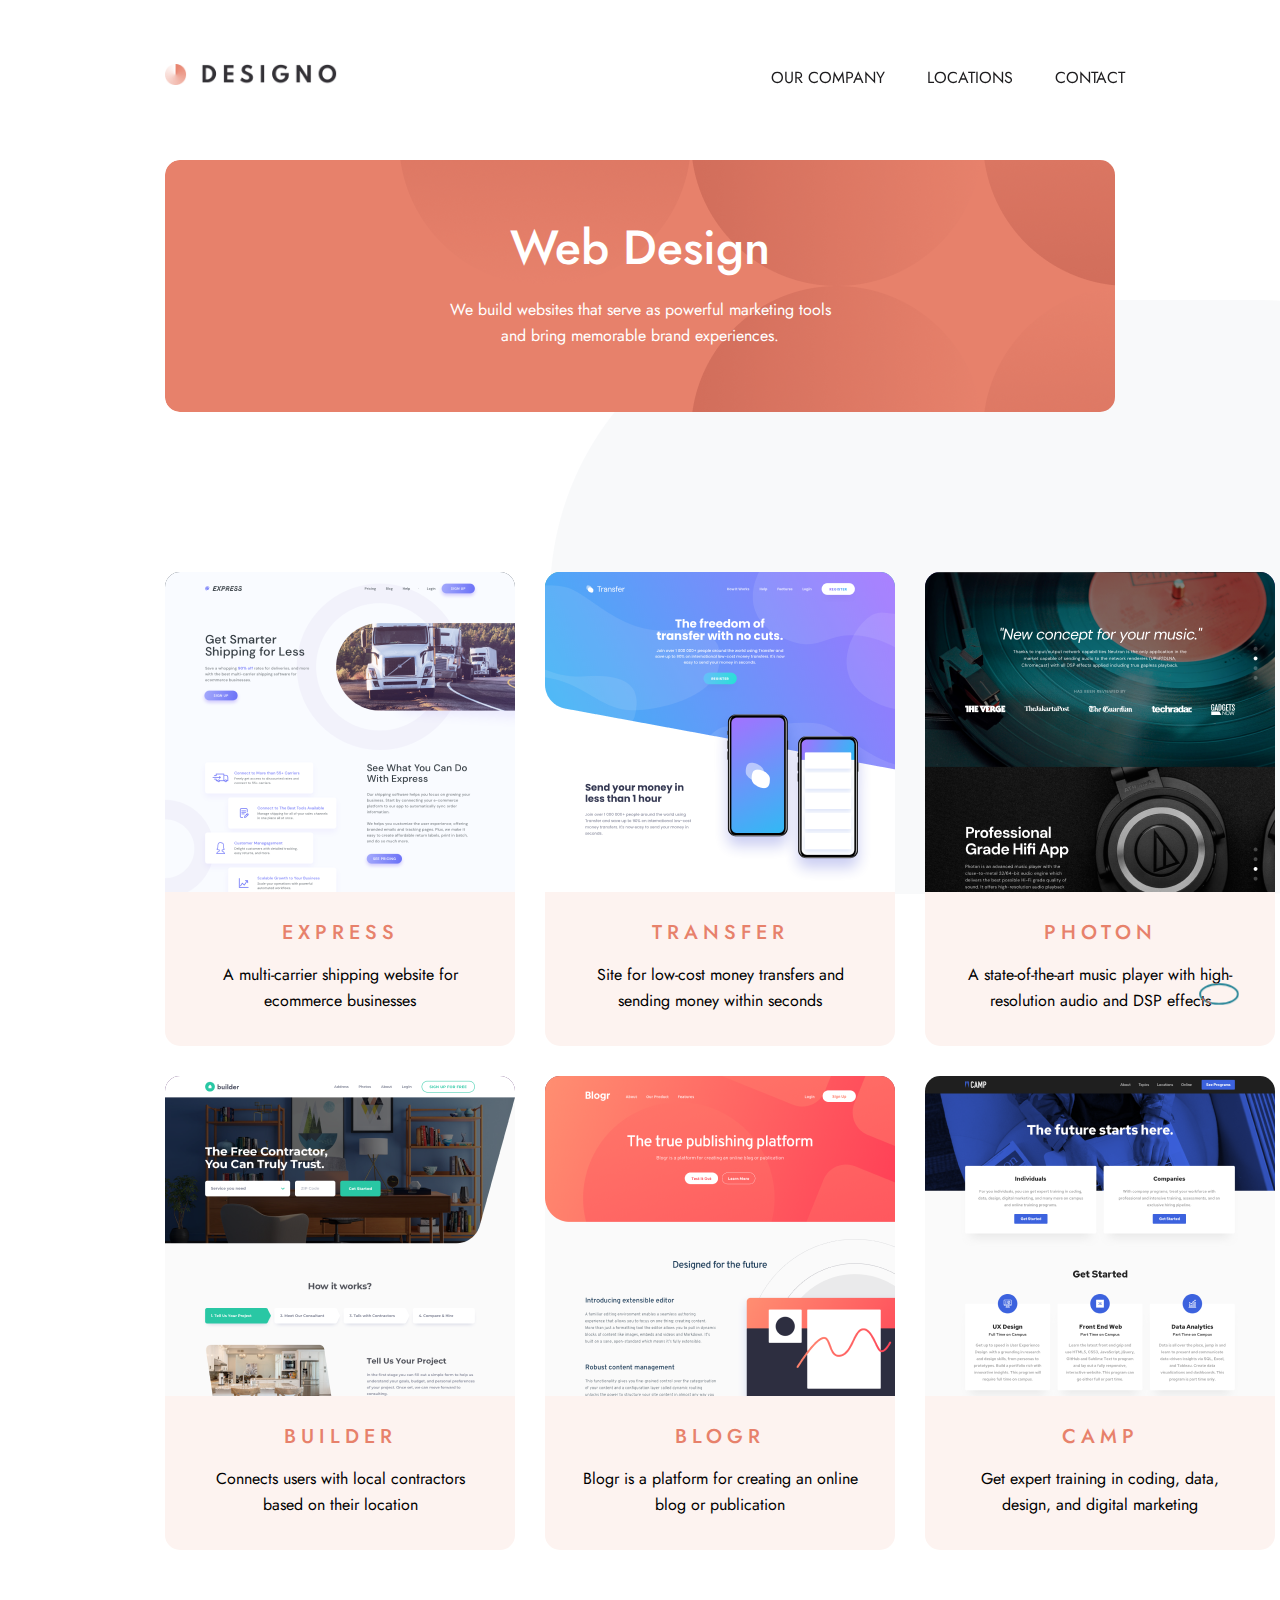
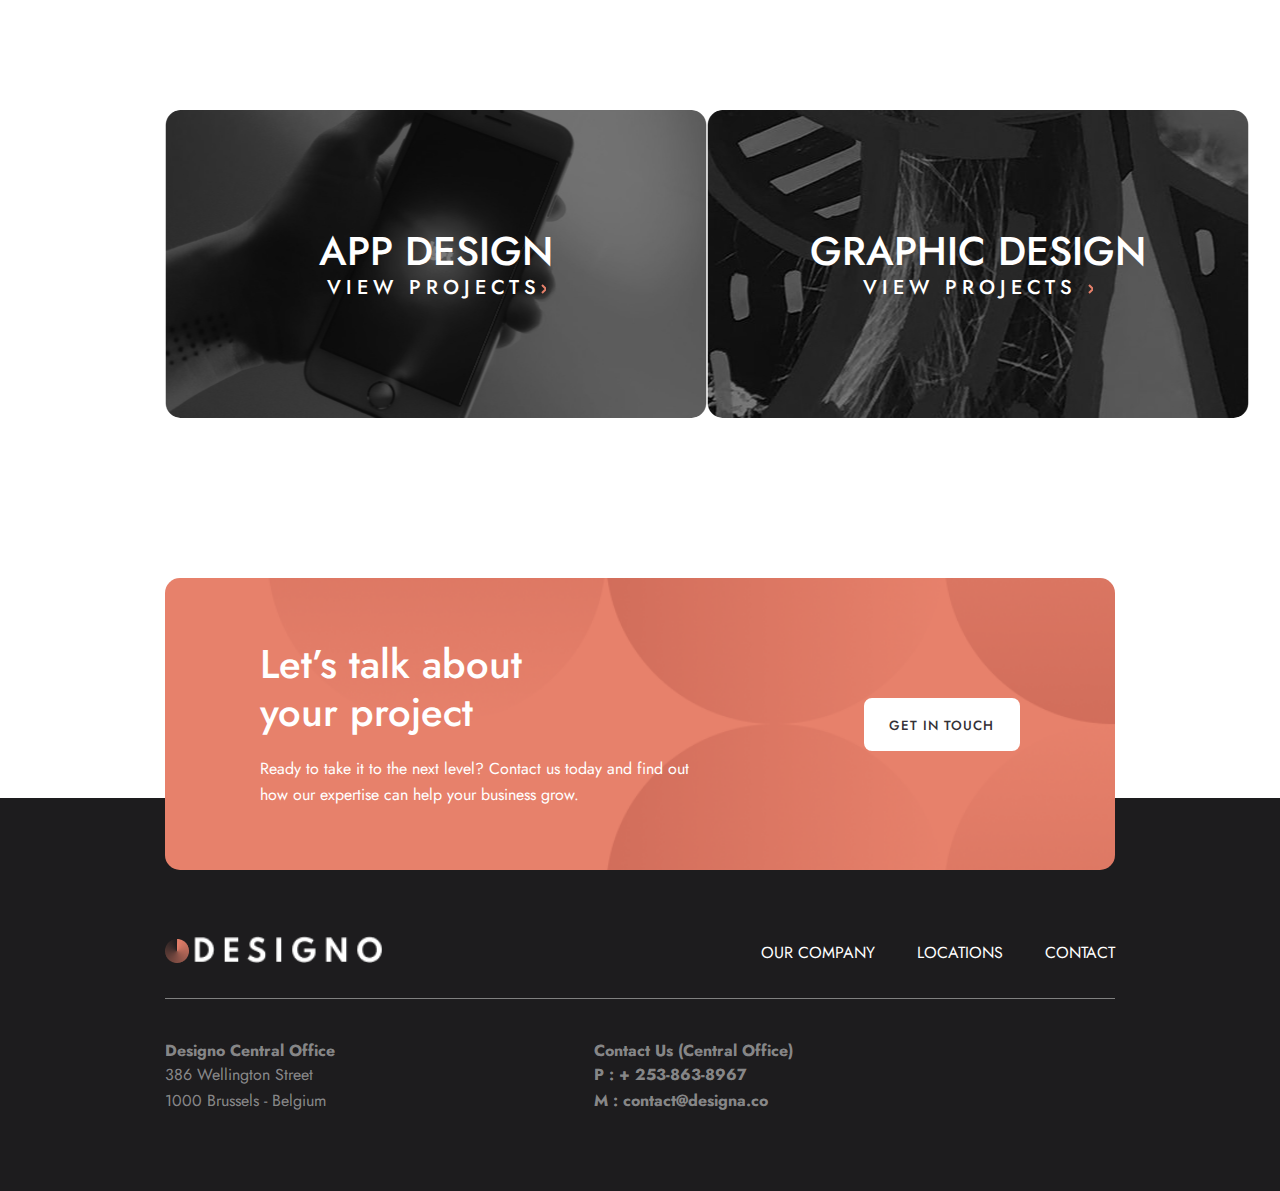
<file: page/web-design.html>
<!DOCTYPE html>
<html lang="en">
    <head>
        <meta charset="UTF-8" />
        <meta http-equiv="X-UA-Compatible" content="IE=edge" />
        <meta name="viewport" content="width=device-width, initial-scale=1.0" />
        <meta name="description" content="With over 10 years in the industry, we are experienced in creating fully responsive websites, app design, and engaging brand experiences.">
        <title>Designo Web-design</title>
        <link rel="icon" href="../img/home/Oval(1).png" />
        <link rel="stylesheet" href="../src/index.min.css">
        <link rel="stylesheet" href="https://cdnjs.cloudflare.com/ajax/libs/font-awesome/6.1.1/css/all.min.css" integrity="sha512-KfkfwYDsLkIlwQp6LFnl8zNdLGxu9YAA1QvwINks4PhcElQSvqcyVLLD9aMhXd13uQjoXtEKNosOWaZqXgel0g==" crossorigin="anonymous" referrerpolicy="no-referrer" />
    </head>
    <body>

        <header id="top">
            <section class="navigation">
                <div>
                    <a href="../index.html"><img src="../img/home/logo.png" alt="logo-designo" height="21px"></a>
                </div>
                <div class="hamburger">
                    <span></span>
                    <span></span>
                    <span></span>
                </div>
                <nav class="desktop-nav" aria-label="Navigation Bar">
                    <ul>
                        <li><a href="../page/about.html">our company</a></li>
                        <li><a href="../page/locations.html">locations</a></li>
                        <li><a href="../page/contact.html">contact</a></li>
                    </ul>
                </nav>
                    <nav class="mobile-nav" aria-label="Navigation Bar">
                        <ul>
                            <li><a href="./about.html">our company</a></li>
                            <li><a href="./locations.html">locations</a></li>
                            <li><a href="./contact.html">contact</a></li>
                        </ul>
                    </nav>
                </section>
        </header>

        <main class="main-web-app-design">
            <section class="main-web-design__header">
                <h1>Web Design</h1>
                <p>We build websites that serve as powerful marketing tools 
                    and bring memorable brand experiences.</p>
            </section>
            <section class="main-web-design__cards">
                <div class="cards">
                    <div class="cards__image">
                        <img src="../img/web-design/Express - Desktop.png" alt="cards-image">
                    </div>
                    <div class="cards__text">
                        <h3>Express</h3>
                        <p>A multi-carrier shipping website for ecommerce businesses</p>
                    </div>
                </div>
                <div class="cards">
                    <div class="cards__image">
                        <img src="../img/web-design/Transfer - Desktop.png" alt="cards-image">
                    </div>
                    <div class="cards__text">
                        <h3>Transfer</h3>
                        <p>Site for low-cost money transfers and sending money within seconds</p>
                    </div>
                </div>
                <div class="cards">
                    <div class="cards__image">
                        <img src="../img/web-design/Photon - Desktop.png" alt="cards-image">
                    </div>
                    <div class="cards__text">
                        <h3>Photon</h3>
                        <p>A state-of-the-art music player with high-resolution audio and DSP effects</p>
                    </div>
                </div>
                <div class="cards">
                    <div class="cards__image">
                        <img src="../img/web-design/Builder - Desktop.png" alt="cards-image">
                    </div>
                    <div class="cards__text">
                        <h3>Builder</h3>
                        <p>Connects users with local contractors based on their location</p>
                    </div>
                </div>
                <div class="cards"><div class="cards__image">
                    <img src="../img/web-design/Blogr - Desktop.png" alt="cards-image">
                </div>
                <div class="cards__text">
                    <h3>Blogr</h3>
                    <p>Blogr is a platform for creating an online blog or publication</p>
                </div></div>
                <div class="cards"><div class="cards__image">
                    <img src="../img/web-design/Camp - Desktop.png" alt="cards-image">
                </div>
                <div class="cards__text">
                    <h3>Camp</h3>
                    <p>Get expert training in coding, data, design, and digital marketing</p>
                </div></div>
            </section>
            <section class="navigation-link">
                <article class="link-app-design">
                <div class="img-link">
                    <img src="../img/web-design/Bitmap-1.jpg" alt="image-phone">
                </div>
                <div class="link">
                    <h2>APP DESIGN</h2>
                    <a href="./app-design.html"><h3>view projects<img src="../img/home/arrow-right.svg" alt="arrow"></h3></a>
                </div>
                </article>
                <article class="link-graphic-design">
                    <div class="img-link">
                        <img src="../img/web-design/Bitmap.jpg" alt="image-graphic">
                    </div>
                <div class="link">
                    <h2>GRAPHIC DESIGN</h2>
                    <a href="./about.html"><h3>view projects <img src="../img/home/arrow-right.svg" alt="arrow"></h3></a>
                </div>
                </article>
            </section>
        </main>
        <footer>
            <section class="footer__section-first">
                <div class="text">
                    <h2>Let’s talk about <br> your project</h2>
                    <p>Ready to take it to the next level? Contact us today and find out how our expertise can help your business grow.
                    </p>
                </div>
                <div class="footer__button">
                    <button>
                        <a href="../page/contact.html">get in touch</a>
                    </button>
                </div>

            </section>

            <section class="footer__section-second">
                <section class="footer__section-second__nav">
                    <span id="arrow-to-top"
                        ><a href="#top"><i class="fa-solid fa-arrow-up"></i></a
                            ></span>
                    <div>
                        <img src="../img/home/Oval(1).png" alt="logo-designo" height="24px">
                        <img src="../img/home/DESIGNO.png" alt="logo-designo" height="27px">
                    </div>
                    <div><span class="grey-line"></span></div>
                    <nav aria-label="Navigation Bar">
                        <ul>
                            <li><a href="../page/about.html">our company</a></li>
                            <li><a href="../page/locations.html">locations</a></li>
                            <li><a href="../page/contact.html">contact</a></li>
                        </ul>
                    </nav>
                </section>

                <section class="footer__section-second__info">
                    <div class="locations">
                        <ul>
                            <li>
                                <h4>Designo Central Office</h4>
                            </li>
                            <li>
                                <p>386 Wellington Street</p>
                            </li>
                            <li>
                                <p>1000 Brussels - Belgium</p>
                            </li>
                        </ul>
                    </div>
                    <div class="contact">
                        <ul>
                            <li>
                                <h4>Contact Us (Central Office)</h4>
                            </li>
                            <li>
                                <p>P : + 253-863-8967</p>
                            </li>
                            <li>
                                <p>M : contact@designa.co</p>
                            </li>
                        </ul>
                    </div>
                    <div class="social">
                        <ul>
                            <li>
                                <a href="https://fr-fr.facebook.com/"><i class="fa-brands fa-facebook-square"></i></a>
                            </li>
                            <li>
                                <a href="https://www.youtube.com/"><i class="fa-brands fa-youtube"></i></a>
                            </li>
                            <li>
                                <a href="https://twitter.com"><i class="fa-brands fa-twitter"></i></a>
                            </li>
                            <li>
                                <a href="https://www.pinterest.fr/"><i class="fa-brands fa-pinterest"></i></a>
                            </li>
                            <li>
                                <a href="https://www.instagram.com"><i class="fa-brands fa-instagram"></i></a>
                            </li>
                        </ul>
                    </div>
                </section>

            </section>

        </footer>
        <script src="../index.js"></script>
    </body>
</html>
</file>
<file: src/index.min.css>
@import"https://fonts.googleapis.com/css2?family=Jost:wght@100;200;300;400;500;600;700;900&display=swap";*{margin:0;padding:0;box-sizing:border-box;font-family:"Jost",sans-serif;scroll-behavior:smooth}body{overflow-x:hidden;z-index:-20;max-width:1440px;margin:0 auto;background:#fff}body header{background:#fff;padding-right:165px;padding-left:165px}@media screen and (max-width: 915px){body header{padding-right:60px;padding-left:60px}}@media screen and (max-width: 768px){body header{padding-right:40px;padding-left:40px}}@media screen and (max-width: 500px){body header{padding-right:24px;padding-left:24px}}body main{padding-right:165px;padding-left:165px}@media screen and (max-width: 915px){body main{padding-right:60px;padding-left:60px}}@media screen and (max-width: 768px){body main{padding-right:40px;padding-left:40px}}@media screen and (max-width: 500px){body main{padding-right:24px;padding-left:24px}}body footer .footer__section-first{margin-right:165px;margin-left:165px}@media screen and (max-width: 915px){body footer .footer__section-first{margin-right:60px;margin-left:60px}}@media screen and (max-width: 768px){body footer .footer__section-first{margin-right:40px;margin-left:40px}}@media screen and (max-width: 630px){body footer .footer__section-first{margin-right:auto;margin-left:auto}}@media screen and (max-width: 500px){body footer .footer__section-first{margin-right:auto;margin-left:auto}}body h1,body h2,body h3,body h4{font-family:"Jost",sans-serif;font-weight:500}body h1{font-size:48px;line-height:48px}body h2{font-size:40px;line-height:48px}body h3{text-transform:uppercase;font-size:20px;line-height:26px;letter-spacing:5px}body p{font-family:"Jost",sans-serif;font-weight:400;font-size:16px;line-height:26px}body a{cursor:pointer;text-transform:uppercase;text-decoration:none}body ul{list-style-type:none}body button{cursor:pointer;font-weight:500;letter-spacing:1px;border:none;padding:18px 1px 16px 1px;border-radius:8px}body button a{padding:18px 25px 16px 24px;border-radius:15px}header{position:relative}header .navigation{display:flex;justify-content:space-between;align-items:center;position:fixed;top:0;background:#fff;max-width:1111px;width:calc(100% - 320px);z-index:2000;transition:.2s ease-in}@media screen and (max-width: 930px){header .navigation{position:relative;width:100%}}header .navigation div{height:155px;display:flex;align-items:center}@media screen and (max-width: 501px){header .navigation div{height:96px}}header .navigation .hamburger{display:flex;flex-direction:column;position:absolute;top:39px;right:24px;cursor:pointer}header .navigation .hamburger span{width:24px;height:4px;background:#1d1c1e;margin:2px}@media screen and (min-width: 501px){header .navigation .hamburger{display:none}}header .navigation .burger span{transition:.2s}header .navigation .burger span:nth-child(1){transform:rotate(-45deg);width:30px}header .navigation .burger span:nth-child(2){display:none}header .navigation .burger span:nth-child(3){transform:rotate(45deg) translate(-5px, -6px);width:30px}header .navigation .desktop-nav ul{display:flex;align-items:center}@media screen and (max-width: 915px){header .navigation .desktop-nav ul{font-size:14px}}@media screen and (max-width: 700px){header .navigation .desktop-nav ul{font-size:10px}}@media screen and (max-width: 501px){header .navigation .desktop-nav ul{display:none}}header .navigation .desktop-nav ul li{cursor:pointer;padding:15px 0 15px 42px}header .navigation .desktop-nav ul li a{color:#1d1c1e}header .navigation .desktop-nav ul li a:hover{-webkit-animation:anim2 .2s forwards;animation:anim2 .2s forwards;-webkit-text-decoration:underline rgba(128,128,128,.363);text-decoration:underline rgba(128,128,128,.363)}@-webkit-keyframes anim2{0%{-webkit-text-decoration:underline rgba(128,128,128,0);text-decoration:underline rgba(128,128,128,0)}100%{-webkit-text-decoration:underline rgba(128,128,128,.473);text-decoration:underline rgba(128,128,128,.473)}}@keyframes anim2{0%{-webkit-text-decoration:underline rgba(128,128,128,0);text-decoration:underline rgba(128,128,128,0)}100%{-webkit-text-decoration:underline rgba(128,128,128,.473);text-decoration:underline rgba(128,128,128,.473)}}header .navigation .mobile-nav{background:#1d1c1e;width:120%;height:235px;position:absolute;top:-256px;z-index:1000;transition:.5s;left:50%;transform:translate(-50%)}@media screen and (min-width: 501px){header .navigation .mobile-nav{display:none}}header .navigation .mobile-nav ul{display:flex;flex-direction:column;height:235px;justify-content:space-evenly}header .navigation .mobile-nav ul li{padding-left:40px}header .navigation .mobile-nav a{color:#fff;font-size:24px;font-weight:400;letter-spacing:2px}header .navigation .active{top:96px}main{transition:.5s;margin-top:160px}@media screen and (max-width: 930px){main{margin-top:0}}.shadow{filter:brightness(70%)}footer{background:#fff}footer .footer__section-first{background:url(../img/home/Oval.png) no-repeat center/cover;height:292px;border-radius:15px;margin-bottom:-72px;position:relative;z-index:10;display:flex;align-items:center;justify-content:space-between}@media screen and (max-width: 915px){footer .footer__section-first{height:350px;flex-direction:column;justify-content:space-evenly;text-align:center;padding:57px}}@media screen and (max-width: 630px){footer .footer__section-first{flex-direction:column;height:379px;justify-content:space-around;text-align:center;width:327px;padding:150px 0;margin-bottom:-190px}}footer .footer__section-first .text{padding-left:95px;color:#fff}@media screen and (max-width: 915px){footer .footer__section-first .text{padding:24px}}@media screen and (max-width: 630px){footer .footer__section-first .text{padding:24px}}footer .footer__section-first .text h2{margin-bottom:20px}footer .footer__section-first .text p{max-width:459px}footer .footer__section-first .footer__button{padding-right:95px}footer .footer__section-first .footer__button button{background:#fff}footer .footer__section-first .footer__button button a{color:#333136}footer .footer__section-first .footer__button button:hover{background:#ffad9b}footer .footer__section-first .footer__button button:hover a{color:#fff}@media screen and (max-width: 915px){footer .footer__section-first .footer__button{padding:24px}}@media screen and (max-width: 630px){footer .footer__section-first .footer__button{margin-top:-20px;padding-bottom:24px}}footer .footer__section-second{padding-right:165px;padding-left:165px;height:393px;background:#1d1c1e;color:rgba(255,255,255,.493);display:flex;flex-direction:column;justify-content:center}@media screen and (max-width: 915px){footer .footer__section-second{padding-right:60px;padding-left:60px}}@media screen and (max-width: 768px){footer .footer__section-second{padding-right:40px;padding-left:40px}}@media screen and (max-width: 670px){footer .footer__section-second{padding-right:24px;padding-left:24px}}@media screen and (max-width: 630px){footer .footer__section-second{height:815px}}footer .footer__section-second a{color:#fff}footer .footer__section-second a:hover{-webkit-animation:anim1 .2s ease-in-out forwards;animation:anim1 .2s ease-in-out forwards;-webkit-text-decoration:underline rgba(128,128,128,.363);text-decoration:underline rgba(128,128,128,.363)}@-webkit-keyframes anim1{0%{-webkit-text-decoration:underline rgba(255,255,255,0);text-decoration:underline rgba(255,255,255,0)}100%{-webkit-text-decoration:underline #fff;text-decoration:underline #fff}}@keyframes anim1{0%{-webkit-text-decoration:underline rgba(255,255,255,0);text-decoration:underline rgba(255,255,255,0)}100%{-webkit-text-decoration:underline #fff;text-decoration:underline #fff}}footer .footer__section-second i{color:#e7816b}footer .footer__section-second h4{font-weight:700}footer .footer__section-second .footer__section-second__nav{display:flex;justify-content:space-between;margin-top:50px;margin-bottom:60px;position:relative;align-items:center}@media screen and (max-width: 630px){footer .footer__section-second .footer__section-second__nav{height:50%;flex-direction:column;align-items:center;margin-top:230px;margin-bottom:50px}}footer .footer__section-second .footer__section-second__nav ul{display:flex;position:relative}@media screen and (max-width: 630px){footer .footer__section-second .footer__section-second__nav ul{flex-direction:column;align-items:center;margin-top:-120px;margin-bottom:-20px}}footer .footer__section-second .footer__section-second__nav ul li{cursor:pointer;padding:15px 0 15px 42px}@media screen and (max-width: 630px){footer .footer__section-second .footer__section-second__nav ul li{padding:10px}}footer .footer__section-second .footer__section-second__nav .grey-line{position:absolute;width:100%;background:gray;height:1px;left:-50%;transform:translate(50%);bottom:-20px}@media screen and (max-width: 630px){footer .footer__section-second .footer__section-second__nav .grey-line{bottom:140px}}footer .footer__section-second .footer__section-second__nav #arrow-to-top{position:fixed;bottom:-100px;right:50px;transform:scale(1.8);cursor:pointer;transition:1s;z-index:100000;border:1px solid #e7816b;padding:5px 10px;border-radius:50%;mix-blend-mode:exclusion;-webkit-animation:arrow1 2s infinite linear;animation:arrow1 2s infinite linear}@-webkit-keyframes arrow1{50%{transform:scale(2)}}@keyframes arrow1{50%{transform:scale(2)}}footer .footer__section-second .footer__section-second__info{display:flex;justify-content:space-between}@media screen and (max-width: 630px){footer .footer__section-second .footer__section-second__info{flex-direction:column;align-items:center;height:50%;text-align:center;margin-bottom:67px;gap:40px}}footer .footer__section-second .footer__section-second__info .contact p{font-weight:700}footer .footer__section-second .footer__section-second__info .social{display:flex;align-items:flex-end}footer .footer__section-second .footer__section-second__info .social ul{display:flex;gap:16px}footer .footer__section-second .footer__section-second__info .social ul i{font-size:1.5rem}footer .footer__section-second .footer__section-second__info .social ul i:hover{color:#ffad9b}.main-home .main-home-header{height:640px;max-width:100%;background-color:#e7816b;border-radius:15px;display:flex;justify-content:space-between;align-items:center;padding:95px 95px 95px 95px;overflow:hidden;align-self:center;margin-bottom:160px}@media screen and (max-width: 1300px){.main-home .main-home-header{height:843px;flex-direction:column;padding:60px 60px 60px 60px;margin-bottom:120px}}@media screen and (max-width: 630px){.main-home .main-home-header{font-size:15px;line-height:25px;padding:80px 24px 24px 24px;height:843px}}@media screen and (max-width: 375px){.main-home .main-home-header{margin-right:-24px;margin-left:-24px;min-width:375px;border-radius:0px}}.main-home .main-home-header .img-main-home-header{position:relative;height:640px}.main-home .main-home-header .img-main-home-header .phone{position:relative;height:572px;z-index:2;margin-top:141px}@media screen and (max-width: 1300px){.main-home .main-home-header .img-main-home-header .phone{height:572px;width:278px;margin-top:69px}}.main-home .main-home-header .img-main-home-header .circle{position:absolute;z-index:1;height:100%;left:-68%}@media screen and (max-width: 1300px){.main-home .main-home-header .img-main-home-header .circle{top:-50%;left:0%}}@media screen and (max-width: 375px){.main-home .main-home-header .img-main-home-header .circle{top:-50%;left:-16%}}.main-home .main-home-header .text{position:relative;z-index:2;display:flex;flex-direction:column;text-align:left}@media screen and (max-width: 1300px){.main-home .main-home-header .text{text-align:center;align-items:center}}.main-home .main-home-header .text h1{color:#fff;max-width:540px;margin-bottom:11px}@media screen and (max-width: 1300px){.main-home .main-home-header .text h1{max-width:573px;margin-bottom:22px}}@media screen and (max-width: 630px){.main-home .main-home-header .text h1{font-size:32px;line-height:36px}}.main-home .main-home-header .text p{color:#fff;max-width:445px;margin-bottom:40px}@media screen and (max-width: 1300px){.main-home .main-home-header .text p{max-width:445px}}@media screen and (max-width: 630px){.main-home .main-home-header .text p{font-size:15px;line-height:25px}}.main-home .main-home-header .text .header__button a{color:#333136}.main-home .main-home-header .text .header__button :hover{background-color:#ffad9b}.main-home .main-home-header .text .header__button :hover a{color:#fff}.main-home .navigation-link{max-width:100%;display:flex;justify-content:space-around;position:relative;height:640px;margin-bottom:160px}.main-home .navigation-link::after{content:url(../img/home/Rectangle.png);position:absolute;top:-500px;left:-160px;z-index:-1}@media screen and (max-width: 1200px){.main-home .navigation-link::after{display:none}}@media screen and (max-width: 1400px){.main-home .navigation-link{flex-direction:column;height:689px}}@media screen and (max-width: 400px){.main-home .navigation-link{height:798px}}.main-home .navigation-link article{display:flex;flex-direction:column;justify-content:center;align-items:center;position:relative;width:541px;height:640px}@media screen and (max-width: 1400px){.main-home .navigation-link article{width:100%;height:200px;margin-bottom:10px}}@media screen and (max-width: 400px){.main-home .navigation-link article{margin-bottom:65px;height:250px}}@media screen and (max-width: 375px){.main-home .navigation-link article{margin-bottom:17px;height:250px}}.main-home .navigation-link article .img-link img{position:absolute;top:0;left:0;-o-object-fit:cover;object-fit:cover;border-radius:15px}@media screen and (max-width: 1400px){.main-home .navigation-link article .img-link img{width:100%;height:200px}}@media screen and (max-width: 400px){.main-home .navigation-link article .img-link img{width:100%;height:250px}}.main-home .navigation-link article .link{position:relative;display:flex;flex-direction:column;justify-content:center;align-items:center;color:#fff;width:100%;height:100%}.main-home .navigation-link article .link:hover{border-radius:15px;background:rgba(231,130,107,.5411764706)}@media screen and (max-width: 400px){.main-home .navigation-link article .link{width:100%;height:250px}}.main-home .navigation-link article .link h3{color:#fff;margin-top:24px}@media screen and (max-width: 400px){.main-home .navigation-link article .link h3{margin-top:11px}}@media screen and (max-width: 400px){.main-home .navigation-link article .link h2{font-size:28px}}.main-home .navigation-link .link-right{display:flex;flex-direction:column;justify-content:space-around;align-items:center;gap:24px}@media screen and (max-width: 400px){.main-home .navigation-link .link-right{gap:0px}}.main-home .navigation-link .link-right :first-child h2{margin-top:7px}.main-home .navigation-link .link-right .img-link img{position:absolute;top:0;left:0;-o-object-fit:cover;object-fit:cover}.main-home .section__info{max-width:100%;margin-bottom:160px;position:relative}.main-home .section__info::after{content:url(../img/home/Rectangle.png);position:absolute;top:100px;right:-160px;z-index:-1;transform:rotate(180deg)}@media screen and (max-width: 1200px){.main-home .section__info::after{display:none}}.main-home .section__info ul{display:flex;flex-direction:row;justify-content:space-around;align-items:center;gap:30px}@media screen and (max-width: 768px){.main-home .section__info ul{flex-direction:column}}@media screen and (max-width: 768px){.main-home .section__info ul{gap:80px}}.main-home .section__info ul li{display:flex;flex-direction:column;text-align:center}@media screen and (max-width: 768px){.main-home .section__info ul li{flex-direction:row}.main-home .section__info ul li .text{display:flex;flex-direction:column}}@media screen and (max-width: 500px){.main-home .section__info ul li{flex-direction:column}}.main-home .section__info ul li img{align-self:center;width:202px;height:202px;margin-bottom:48px}@media screen and (max-width: 768px){.main-home .section__info ul li img{margin-right:48px}}@media screen and (max-width: 500px){.main-home .section__info ul li img{margin-right:0px}}.main-home .section__info ul li h3{margin-bottom:32px}@media screen and (max-width: 768px){.main-home .section__info ul li h3{text-align:left}}@media screen and (max-width: 500px){.main-home .section__info ul li h3{text-align:center}}.main-home .section__info ul li p{text-align:center}@media screen and (max-width: 768px){.main-home .section__info ul li p{text-align:left}}@media screen and (max-width: 500px){.main-home .section__info ul li p{text-align:center}}.main-about .block{display:flex;margin-bottom:160px}@media screen and (max-width: 1100px){.main-about .block{flex-direction:column;align-items:center;text-align:center;width:689px;margin:0 auto 120px}.main-about .block img{width:689px}}@media screen and (max-width: 650px){.main-about .block{max-width:375px;margin:0 auto 120px;overflow-x:hidden}.main-about .block img{max-width:375px}}@media screen and (max-width: 380px){.main-about .block{max-width:375px;margin-right:-24px;margin-left:-24px;overflow-x:hidden}.main-about .block img{width:375px}}.main-about .block .text{background:#fdf3f0;display:flex;flex-direction:column;justify-content:center}.main-about .block .text h1{color:#fff}.main-about .block .text h1,.main-about .block .text h2,.main-about .block .text .div-text{padding:30px 80px}@media screen and (max-width: 1200px){.main-about .block .text h1,.main-about .block .text h2,.main-about .block .text .div-text{padding:10px 10px}}.main-about .main-about__header{position:relative}@media screen and (max-width: 1100px){.main-about .main-about__header{flex-direction:column-reverse}}.main-about .main-about__header::after{content:url(../img/home/Rectangle.png);position:absolute;top:300px;left:-160px;z-index:-1}@media screen and (max-width: 1200px){.main-about .main-about__header::after{display:none}}.main-about .main-about__header .text{border-top-left-radius:15px;border-bottom-left-radius:15px;background:url(../img/about/Oval\(2\).png);height:480px}@media screen and (max-width: 1100px){.main-about .main-about__header .text{min-height:50%;background:#e7816b;border-bottom-left-radius:15px;border-top-left-radius:0;border-bottom-right-radius:15px}.main-about .main-about__header .text p{padding:0px 50px 30px 50px}.main-about .main-about__header .text::before{content:url(../img/about/tablet/firstimage.jpg);position:absolute;top:0px}}@media screen and (max-width: 650px){.main-about .main-about__header .text{border-radius:0}.main-about .main-about__header .text::before{content:url(../img/about/phone/firstimage.png);position:absolute;width:375px;height:320px;top:0}}.main-about .main-about__header .text h2{color:#fff}.main-about .main-about__header .text p{color:#fff;padding:0px}@media screen and (max-width: 1100px){.main-about .main-about__header img{height:306px;border-bottom-left-radius:0;border-top-left-radius:15px}}@media screen and (max-width: 650px){.main-about .main-about__header img{border-radius:0}}@media screen and (max-width: 1100px){.main-about .main-about__header{height:632px}}@media screen and (max-width: 500px){.main-about .main-about__header{margin-bottom:0;height:715px}}.main-about .second-block{position:relative}.main-about .second-block .text{border-top-right-radius:15px;border-bottom-right-radius:15px;height:640px}.main-about .second-block .text h2{color:#e7816b}@media screen and (max-width: 1100px){.main-about .second-block .text{min-height:386px;margin-top:-6px;border-top-right-radius:0;border-bottom-left-radius:15px}.main-about .second-block .text p{padding:0px 50px 30px 50px}.main-about .second-block .text::before{content:url(../img/about/tablet/secondimage.jpg);position:absolute;top:0px}}@media screen and (max-width: 650px){.main-about .second-block .text{border-radius:0}.main-about .second-block .text p{margin-bottom:0px;padding:20px}.main-about .second-block .text::before{content:url(../img/about/phone/secondphone.png);position:absolute;width:375px;height:320px;top:0}}@media screen and (max-width: 1100px){.main-about .second-block img{height:320px;border-top-right-radius:15px;border-top-left-radius:15px}}@media screen and (max-width: 650px){.main-about .second-block img{border-radius:0;height:320px}}@media screen and (max-width: 1100px){.main-about .second-block{height:736px}}@media screen and (max-width: 650px){.main-about .second-block{height:856px}}.main-about .last-block{position:relative}.main-about .last-block .text{border-top-left-radius:15px;border-bottom-left-radius:15px;height:640px}.main-about .last-block .text h2{color:#e7816b}@media screen and (max-width: 1100px){.main-about .last-block .text{min-height:386px;margin-top:-6px;border-top-left-radius:0;border-bottom-right-radius:15px}.main-about .last-block .text p{padding:0px 50px 30px 50px}.main-about .last-block .text::before{content:url(../img/about/tablet/lastimage.jpg);position:absolute;top:0px}}@media screen and (max-width: 650px){.main-about .last-block .text{border-radius:0}.main-about .last-block .text p{margin-bottom:0px;padding:20px}.main-about .last-block .text::before{content:url(../img/about/phone/Bitmap\ Copy.jpg);position:absolute;width:375px;height:320px;top:0}}@media screen and (max-width: 1100px){.main-about .last-block{height:736px;flex-direction:column-reverse}}@media screen and (max-width: 1100px){.main-about .last-block img{height:320px;border-top-right-radius:15px;border-top-left-radius:15px}}@media screen and (max-width: 650px){.main-about .last-block img{border-radius:0;height:320px}}@media screen and (max-width: 650px){.main-about .last-block{height:865px}}.main-about .location{display:flex;justify-content:space-around;margin-bottom:160px;text-align:center;position:relative}.main-about .location::after{content:url(../img/home/Rectangle.png);position:absolute;top:300px;left:550px;z-index:-1}@media screen and (max-width: 1200px){.main-about .location::after{display:none}}@media screen and (max-width: 1100px){.main-about .location{flex-direction:column;margin-bottom:120px}}@media screen and (max-width: 650px){.main-about .location{margin-bottom:70px}}.main-about .location h3{margin-top:48px;margin-bottom:32px}@media screen and (max-width: 650px){.main-about .location h3{margin:30px auto}}.main-about .location button{background:#e7816b;transition:.2s}.main-about .location button a{color:#fff}.main-about .location button:hover{background:#ffad9b}@media screen and (max-width: 1100px){.main-about .location button{margin-bottom:48px}}@media screen and (max-width: 650px){.main-about .location button{margin-bottom:48px}}.main-web-design__cards .cards__image{border-top-left-radius:15px;border-top-right-radius:15px}@media screen and (max-width: 1200px){.main-web-design__cards .cards__image{border-top-right-radius:0;border-bottom-left-radius:15px}}@media screen and (max-width: 500px){.main-web-design__cards .cards__image{border-top-right-radius:15px;border-bottom-left-radius:0px}}.main-web-design__cards :nth-child(1) .cards__image{background-color:#2e3947}.main-web-design__cards :nth-child(2) .cards__image{background-color:#34b7a2}.main-web-design__cards :nth-child(3) .cards__image{background-color:#3f2f83}.main-web-design__cards :nth-child(4) .cards__image{background-color:#40125a}.main-web-design__cards :nth-child(5) .cards__image{background-color:#853a4d}.main-contact .contact{height:480px;background:url(../img/contact/Oval.jpg) center/cover;display:flex;align-items:center;margin-bottom:160px;border-radius:15px}@media screen and (max-width: 1100px){.main-contact .contact{flex-direction:column;height:711px;border-radius:15px;align-items:start;margin-bottom:120px;justify-content:center;padding-left:70px}}@media screen and (max-width: 600px){.main-contact .contact{height:764px;max-width:375px;margin:0 auto 120px;padding-left:20px}}@media screen and (max-width: 400px){.main-contact .contact{height:764px;max-width:375px;margin:0 -24px 120px;padding-left:15px;border-radius:0}}.main-contact .contact .text{margin-top:-50px;width:60%;color:#fff}.main-contact .contact .text h2,.main-contact .contact .text p{padding:30px 110px 0}@media screen and (max-width: 1100px){.main-contact .contact .text h2,.main-contact .contact .text p{padding:0}}@media screen and (max-width: 1100px){.main-contact .contact .text p{margin-bottom:20px}}@media screen and (max-width: 1100px){.main-contact .contact .text h2{margin:70px auto 40px}}@media screen and (max-width: 1100px){.main-contact .contact .text{width:573px}}@media screen and (max-width: 730px){.main-contact .contact .text{width:453px}}@media screen and (max-width: 600px){.main-contact .contact .text{width:327px;text-align:center}}.main-contact .contact .form .warning{position:absolute;right:0px;top:20%;display:none}.main-contact .contact .form .warning i{color:#fff}@media screen and (max-width: 1220px){.main-contact .contact .form .warning{right:20px}}@media screen and (max-width: 970px){.main-contact .contact .form .warning{right:80px}}@media screen and (max-width: 900px){.main-contact .contact .form .warning{right:20px}}@media screen and (max-width: 720px){.main-contact .contact .form .warning{right:80px}}@media screen and (max-width: 670px){.main-contact .contact .form .warning{right:120px}}@media screen and (max-width: 600px){.main-contact .contact .form .warning{right:20px}}.main-contact .contact .form form{position:relative;display:flex;flex-direction:column}.main-contact .contact .form form input{border:none;margin-bottom:20px;padding:15px 200px 11px 10px;background:rgba(0,0,0,0);border-bottom:1px solid rgba(255,255,255,.5);color:#fff}@media screen and (max-width: 1100px){.main-contact .contact .form form input{width:563px}}@media screen and (max-width: 600px){.main-contact .contact .form form input{width:327px}}.main-contact .contact .form form input::-moz-placeholder{color:rgba(255,255,255,.5)}.main-contact .contact .form form input:-ms-input-placeholder{color:rgba(255,255,255,.5)}.main-contact .contact .form form input::placeholder{color:rgba(255,255,255,.5)}.main-contact .contact .form form input:focus{caret-color:#fff;outline:none;border-bottom:1px solid #fff;color:#fff}.main-contact .contact .form form .pseudo-message,.main-contact .contact .form form .message-error,.main-contact .contact .form form .email-error{font-size:.7rem;color:rgba(235,209,209,.822)}.main-contact .contact .form form textarea{border:none;border-bottom:1px solid rgba(255,255,255,.5);padding:0 20px 75px 15px;background:rgba(0,0,0,0);resize:none}.main-contact .contact .form form textarea::-moz-placeholder{color:rgba(255,255,255,.5)}.main-contact .contact .form form textarea:-ms-input-placeholder{color:rgba(255,255,255,.5)}.main-contact .contact .form form textarea::placeholder{color:rgba(255,255,255,.5)}.main-contact .contact .form form textarea:focus{caret-color:#fff;outline:none;border-bottom:1px solid #fff;color:#fff}.main-contact .contact .form form .submit-container{display:flex;justify-content:flex-end;margin-top:24px}@media screen and (max-width: 1100px){.main-contact .contact .form form .submit-container{justify-content:center}}.main-contact .contact .form form .submit-container input{cursor:pointer;font-weight:500;letter-spacing:1px;border:none;padding:18px 40px 16px 40px;border-radius:8px;background:#fff;transition:.2s;color:#000}.main-contact .contact .form form .submit-container input:hover{background:#ffad9b;color:#fff}@media screen and (max-width: 1100px){.main-contact .contact .form form .submit-container input{width:auto}}.main-contact .location{display:flex;justify-content:space-around;margin-bottom:160px;text-align:center;position:relative}.main-contact .location::after{content:url(../img/home/Rectangle.png);position:absolute;top:100px;left:270px;z-index:-1}@media screen and (max-width: 1200px){.main-contact .location::after{display:none}}@media screen and (max-width: 1100px){.main-contact .location{flex-direction:column;margin-bottom:120px}}@media screen and (max-width: 500px){.main-contact .location{margin-bottom:70px}}.main-contact .location h3{margin-top:48px;margin-bottom:32px}@media screen and (max-width: 500px){.main-contact .location h3{margin:30px auto}}.main-contact .location button{background:#e7816b;transition:.2s}.main-contact .location button a{color:#fff}.main-contact .location button:hover{background:#ffad9b}@media screen and (max-width: 1100px){.main-contact .location button{margin-bottom:48px}}@media screen and (max-width: 500px){.main-contact .location button{margin-bottom:48px}}.main-locations{margin-bottom:160px}@media screen and (max-width: 1300px){.main-locations{margin-bottom:120px}}.main-locations article{display:grid;grid-template-columns:1fr 2fr;gap:30px;margin-bottom:32px}.main-locations article:nth-child(2n+1){grid-template-columns:2fr 1fr}.main-locations article:nth-child(2n+1) picture{order:2}@media screen and (max-width: 1300px){.main-locations article:nth-child(2n+1){grid-template-columns:1fr;grid-template-rows:1fr 1fr}.main-locations article:nth-child(2n+1) picture{order:0}}@media screen and (max-width: 1300px){.main-locations article{grid-template-columns:1fr;grid-template-rows:1fr 1fr;gap:24px;margin-bottom:120px}}@media screen and (max-width: 650px){.main-locations article{gap:0px;margin-bottom:30px;height:714px}}@media screen and (max-width: 375px){.main-locations article{margin-right:-24px;margin-left:-24px;min-width:375px}}.main-locations article picture{height:326px;width:350px;border-radius:15px}@media screen and (max-width: 1300px){.main-locations article picture{width:100%}}@media screen and (max-width: 650px){.main-locations article picture{height:320px;border-radius:0}}.main-locations article picture img{height:326px;width:350px;border-radius:15px}@media screen and (max-width: 1300px){.main-locations article picture img{width:100%}}@media screen and (max-width: 650px){.main-locations article picture img{height:320px;border-radius:0}}.main-locations article .text{height:326px;border-radius:15px;padding-left:95px;background:url(../img/location/LocationsBG.png) no-repeat center/cover;display:flex;flex-direction:column;justify-content:center;gap:24px}@media screen and (max-width: 650px){.main-locations article .text{align-items:center;height:394px;padding:0px;border-radius:0}}.main-locations article .text h2{color:#e7816b}.main-locations article .text h4{font-weight:700;line-height:26px}.main-locations article .text .infos{display:flex;flex-direction:row;gap:88px}@media screen and (max-width: 650px){.main-locations article .text .infos{flex-direction:column;gap:24px}}.main-locations article .text .infos ul{display:flex;flex-direction:column;text-align:justify}@media screen and (max-width: 650px){.main-locations article .text .infos ul{text-align:center}}.main-web-app-design .main-web-design__header{background:url(../img/web-design/Oval.png);height:252px;display:flex;flex-direction:column;align-items:center;justify-content:center;text-align:center;width:100%;border-radius:15px}.main-web-app-design .main-web-design__header::after{content:url(../img/home/Rectangle.png);position:absolute;top:300px;left:550px;z-index:-1}@media screen and (max-width: 1200px){.main-web-app-design .main-web-design__header::after{display:none}}@media screen and (max-width: 375px){.main-web-app-design .main-web-design__header{margin-right:-24px;margin-left:-24px;border-radius:0;background:#e7816b;width:375px}}.main-web-app-design .main-web-design__header h1{color:#fff;padding-bottom:25px}@media screen and (max-width: 500px){.main-web-app-design .main-web-design__header h1{font-size:32px}}.main-web-app-design .main-web-design__header p{color:#fff;width:410px}@media screen and (max-width: 500px){.main-web-app-design .main-web-design__header p{width:350px}}.main-web-app-design .main-web-design__cards{display:grid;grid-template-columns:1fr 1fr 1fr;gap:30px;margin-top:160px;margin-bottom:160px}@media screen and (max-width: 1200px){.main-web-app-design .main-web-design__cards{margin:120px auto;grid-template-columns:1fr}}@media screen and (max-width: 500px){.main-web-app-design .main-web-design__cards{margin-top:96px;margin-bottom:96px}}.main-web-app-design .main-web-design__cards .cards{transition:.2s}.main-web-app-design .main-web-design__cards .cards:hover{box-shadow:1px 6px 10px 6px rgba(0,0,0,.212);-webkit-animation:cards .7s ease forwards;animation:cards .7s ease forwards;border-radius:15px;transform:scale(1.05)}@media screen and (max-width: 1200px){.main-web-app-design .main-web-design__cards .cards{display:flex;height:310px;margin:0 auto}}@media screen and (max-width: 500px){.main-web-app-design .main-web-design__cards .cards{flex-direction:column;height:478px;width:327px}}.main-web-app-design .main-web-design__cards .cards .cards__image img{border-top-left-radius:15px;border-top-right-radius:15px}@media screen and (max-width: 1200px){.main-web-app-design .main-web-design__cards .cards .cards__image img{border-top-right-radius:0;border-bottom-left-radius:15px;height:310px}}@media screen and (max-width: 500px){.main-web-app-design .main-web-design__cards .cards .cards__image img{width:327px;border-top-right-radius:15px;border-bottom-left-radius:0px}}.main-web-app-design .main-web-design__cards .cards .cards__text{margin-top:-10px;max-width:350px;height:158px;background:#fdf3f0;display:flex;flex-direction:column;align-items:center;text-align:center;justify-content:space-evenly;border-bottom-left-radius:15px;border-bottom-right-radius:15px;cursor:pointer;transition:.2s}@media screen and (max-width: 1200px){.main-web-app-design .main-web-design__cards .cards .cards__text{height:310px;margin-top:0;border-bottom-left-radius:0;border-top-right-radius:15px;justify-content:center}}@media screen and (max-width: 500px){.main-web-app-design .main-web-design__cards .cards .cards__text{margin-top:-7px;border-top-right-radius:0;border-bottom-left-radius:15px;width:327px}}.main-web-app-design .main-web-design__cards .cards .cards__text:hover{background:#e7816b}.main-web-app-design .main-web-design__cards .cards .cards__text:hover h3{color:#fff}.main-web-app-design .main-web-design__cards .cards .cards__text:hover p{color:#fff}.main-web-app-design .main-web-design__cards .cards .cards__text h3{margin-top:32px;color:#e7816b}.main-web-app-design .main-web-design__cards .cards .cards__text p{padding:16px 32px 32px 32px}.main-web-app-design .navigation-link{display:flex;justify-content:space-between;height:308px;margin-bottom:160px;position:relative}@media screen and (max-width: 1200px){.main-web-app-design .navigation-link{flex-direction:column;height:424px;margin-bottom:135px}}@media screen and (max-width: 650px){.main-web-app-design .navigation-link{height:524px;margin-bottom:100px}}.main-web-app-design .navigation-link .img-link{position:relative}.main-web-app-design .navigation-link .img-link img{position:absolute;border-radius:15px;top:0;left:50%;-o-object-fit:cover;object-fit:cover;transform:translate(-50%)}@media screen and (max-width: 1200px){.main-web-app-design .navigation-link .img-link img{width:689px;height:190px}}@media screen and (max-width: 1040px){.main-web-app-design .navigation-link .img-link img{width:570px;height:190px;margin:0 auto}}@media screen and (max-width: 920px){.main-web-app-design .navigation-link .img-link img{width:665px;height:190px;margin:0 auto}}@media screen and (max-width: 760px){.main-web-app-design .navigation-link .img-link img{width:570px;height:190px;margin:0 auto}}@media screen and (max-width: 650px){.main-web-app-design .navigation-link .img-link img{width:327px;height:250px}}.main-web-app-design .navigation-link .link{position:relative;align-items:center;text-align:center;display:flex;flex-direction:column;justify-content:center;height:308px;width:542px}.main-web-app-design .navigation-link .link:hover{border-radius:15px;background:rgba(231,130,107,.5411764706)}@media screen and (max-width: 1200px){.main-web-app-design .navigation-link .link{height:190px;width:690px;margin:0 auto}}@media screen and (max-width: 1040px){.main-web-app-design .navigation-link .link{width:570px;height:190px;margin:0 auto}}@media screen and (max-width: 920px){.main-web-app-design .navigation-link .link{width:665px;height:190px;margin:0 auto}}@media screen and (max-width: 760px){.main-web-app-design .navigation-link .link{width:570px;height:190px;margin:0 auto}}@media screen and (max-width: 650px){.main-web-app-design .navigation-link .link{height:250px;align-items:stretch;width:327px}}.main-web-app-design .navigation-link .link h2{color:#fff}@media screen and (max-width: 650px){.main-web-app-design .navigation-link .link h2{font-size:28px}}.main-web-app-design .navigation-link .link a{color:#fff}@media screen and (max-width: 650px){.main-web-app-design .navigation-link .link a h3{font-size:15px}}.footer-contact{background:#fff}.footer-contact .footer__section-second{padding-right:165px;padding-left:165px;height:321px;background:#1d1c1e;color:rgba(255,255,255,.493);display:flex;flex-direction:column;justify-content:center}@media screen and (max-width: 915px){.footer-contact .footer__section-second{padding-right:60px;padding-left:60px}}@media screen and (max-width: 768px){.footer-contact .footer__section-second{padding-right:40px;padding-left:40px}}@media screen and (max-width: 670px){.footer-contact .footer__section-second{padding-right:24px;padding-left:24px}}@media screen and (max-width: 630px){.footer-contact .footer__section-second{height:626px}}.footer-contact .footer__section-second a{color:#fff}.footer-contact .footer__section-second i{color:#e7816b}.footer-contact .footer__section-second h4{font-weight:700}.footer-contact .footer__section-second .footer__section-second__nav{display:flex;justify-content:space-between;margin-top:-10px;margin-bottom:60px}@media screen and (max-width: 915px){.footer-contact .footer__section-second .footer__section-second__nav{margin-top:-30px}}@media screen and (max-width: 630px){.footer-contact .footer__section-second .footer__section-second__nav{height:50%;flex-direction:column;align-items:center;margin-top:64px;margin-bottom:50px}}.footer-contact .footer__section-second .footer__section-second__nav ul{display:flex;position:relative;margin-top:-10px}@media screen and (max-width: 915px){.footer-contact .footer__section-second .footer__section-second__nav ul{margin-top:-10px}}@media screen and (max-width: 630px){.footer-contact .footer__section-second .footer__section-second__nav ul{flex-direction:column;align-items:center;margin-top:60px;margin-bottom:0px}}.footer-contact .footer__section-second .footer__section-second__nav ul li{cursor:pointer;padding:15px 0 15px 42px}@media screen and (max-width: 630px){.footer-contact .footer__section-second .footer__section-second__nav ul li{padding:10px}}.footer-contact .footer__section-second .footer__section-second__info{display:flex;justify-content:space-between}@media screen and (max-width: 630px){.footer-contact .footer__section-second .footer__section-second__info{flex-direction:column;align-items:center;height:50%;text-align:center;margin-bottom:67px;gap:40px}}.footer-contact .footer__section-second .footer__section-second__info .contact p{font-weight:700}.footer-contact .footer__section-second .footer__section-second__info .social{display:flex;align-items:flex-end}.footer-contact .footer__section-second .footer__section-second__info .social ul{display:flex;gap:16px}.footer-contact .footer__section-second .footer__section-second__info .social ul i{font-size:1.5rem}/*# sourceMappingURL=index.min.css.map */
</file>
